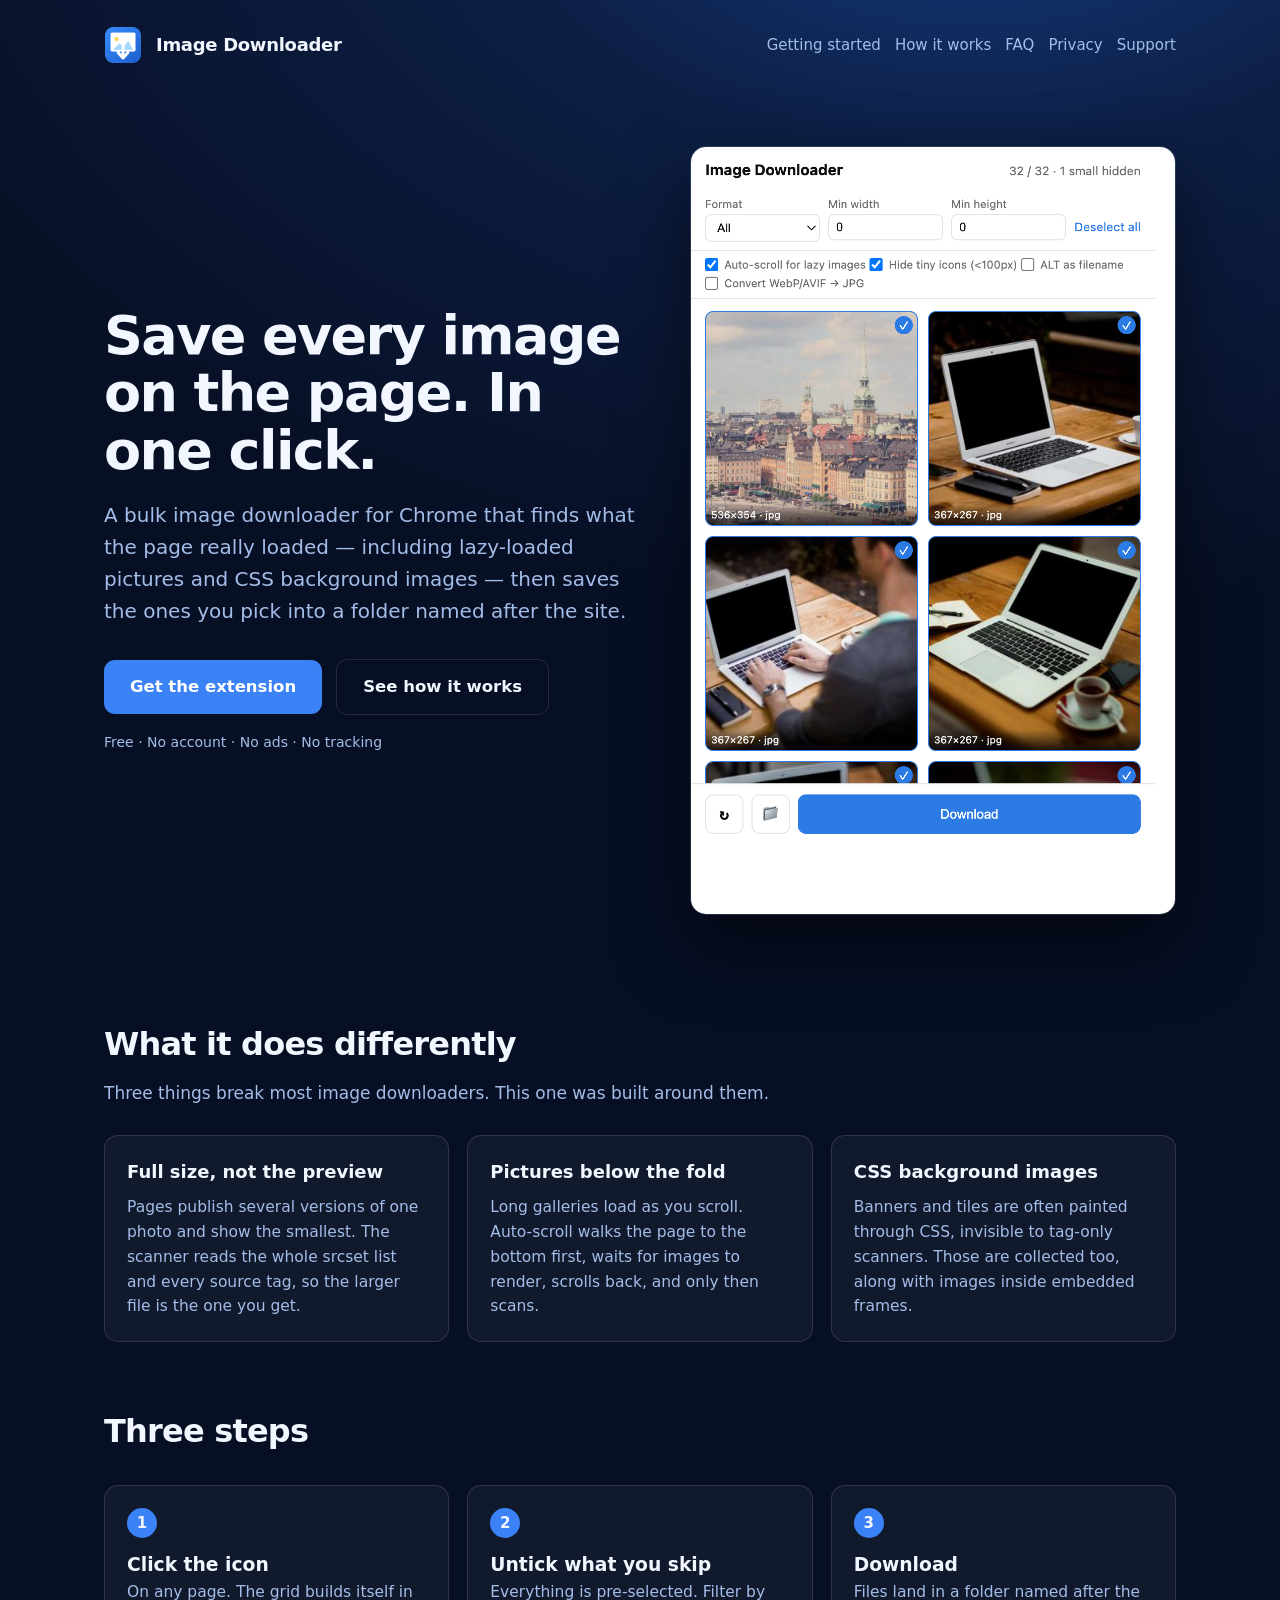
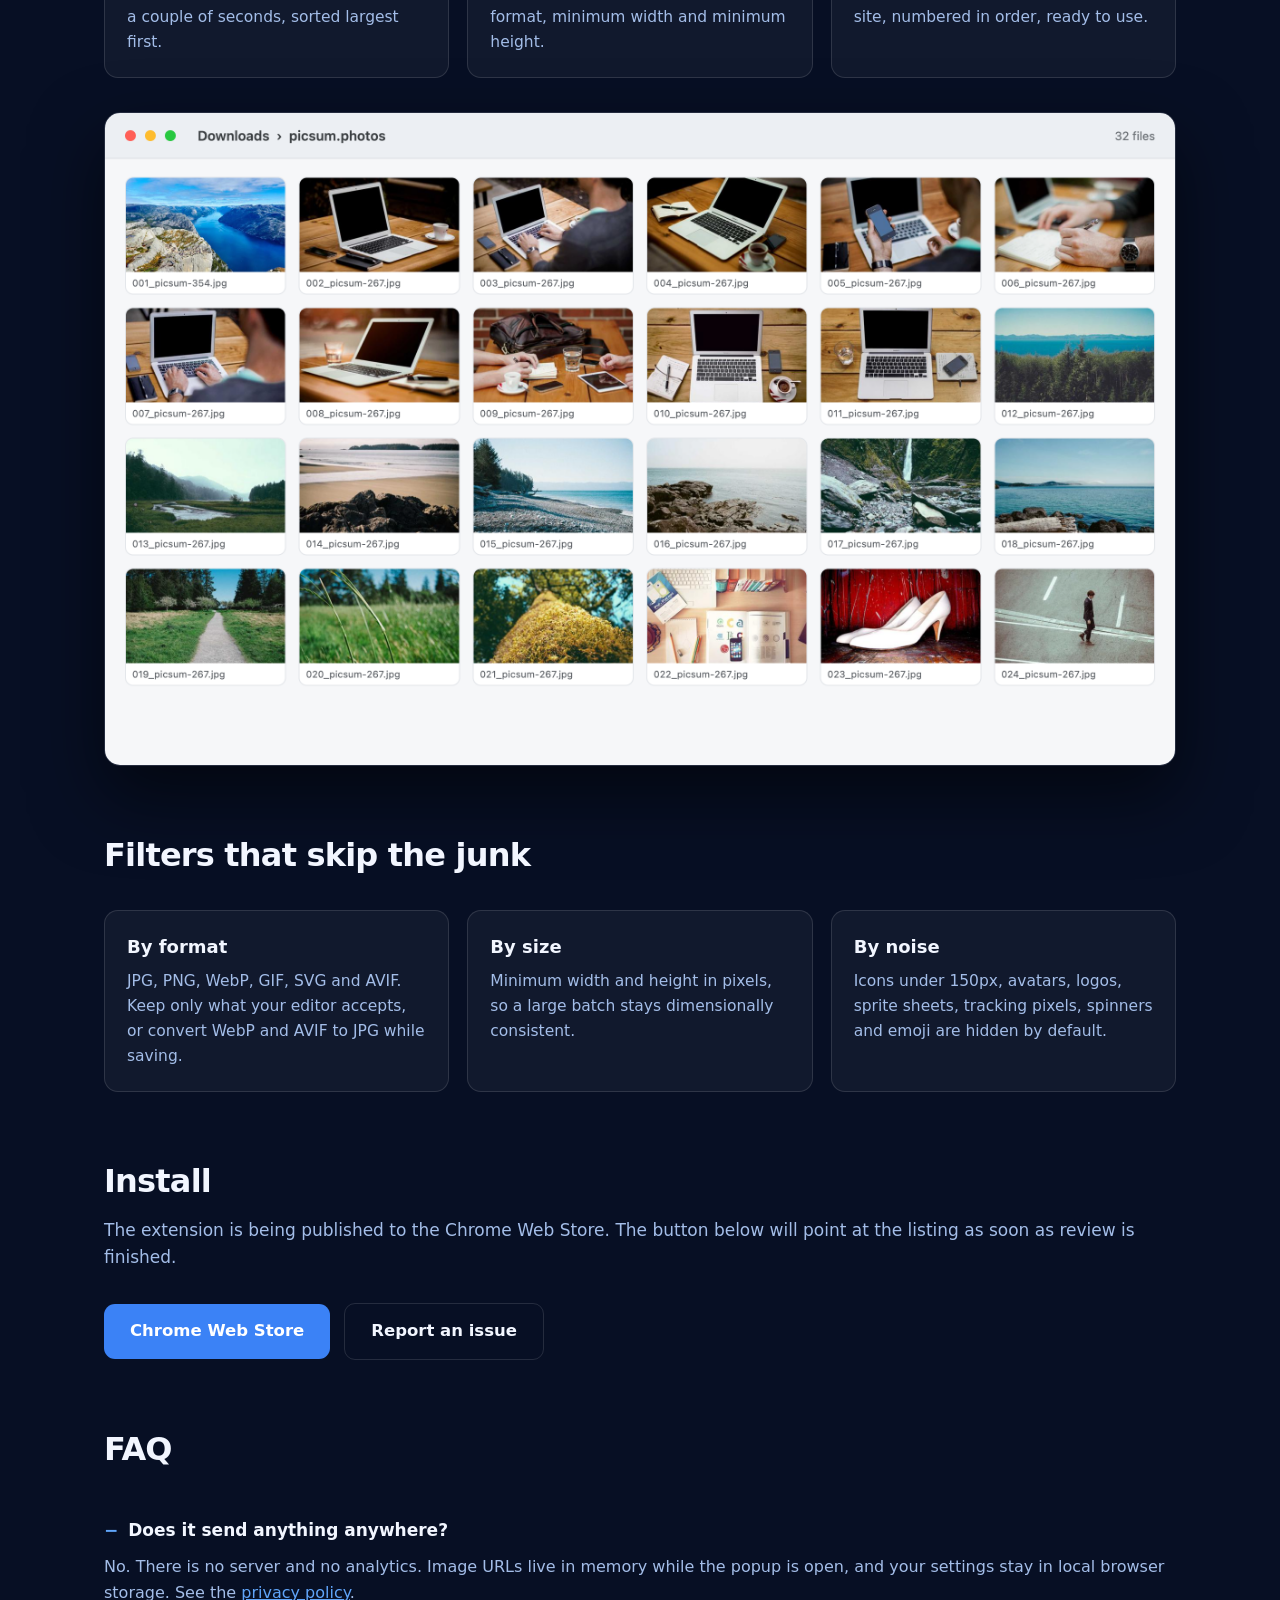
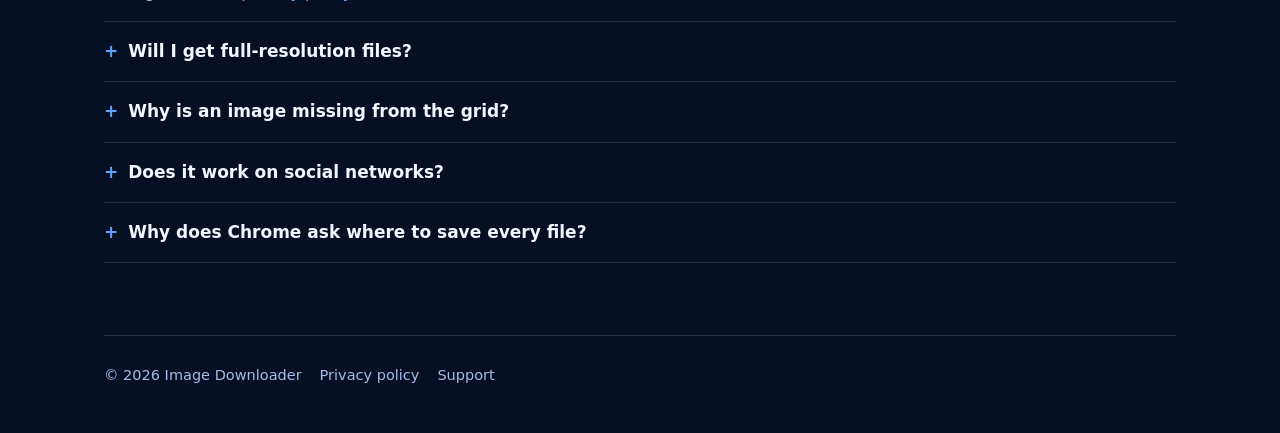
<file: index.html>
<!doctype html>
<html lang="en">
<head>
<meta charset="utf-8">
<meta name="viewport" content="width=device-width, initial-scale=1">
<title>Image Downloader — save all images from a page in one click</title>
<meta name="description" content="A free bulk image downloader for Chrome. Find every image on a web page, filter by format, width and height, and download them all in one click. No signup, no ads, no tracking.">
<link rel="icon" href="img/icon.png">
<link rel="stylesheet" href="style.css">
<meta property="og:title" content="Image Downloader — save all images from a page in one click">
<meta property="og:description" content="Find every image on a web page and bulk download them. Free, no signup, no tracking.">
<meta property="og:image" content="img/popup.png">
</head>
<body>
<div class="wrap">
  <nav>
    <img src="img/icon.png" alt="Image Downloader">
    <b>Image Downloader</b>
    <span class="spacer"></span>
    <a href="welcome.html">Getting started</a>
    <a href="#how">How it works</a>
    <a href="#faq">FAQ</a>
    <a href="privacy.html">Privacy</a>
    <a href="https://github.com/artgas1/bulk-image-downloader/issues">Support</a>
  </nav>

  <section class="hero">
    <div>
      <h1>Save every image on the page. In one click.</h1>
      <p class="lede">A bulk image downloader for Chrome that finds what the page really loaded — including lazy-loaded pictures and CSS background images — then saves the ones you pick into a folder named after the site.</p>
      <div class="cta">
        <a class="btn" href="#install">Get the extension</a>
        <a class="btn ghost" href="#how">See how it works</a>
      </div>
      <p class="note" style="margin-top:16px">Free · No account · No ads · No tracking</p>
    </div>
    <div><img class="shot" src="img/popup.png" alt="The Image Downloader popup showing a grid of photos found on a page"></div>
  </section>

  <h2 class="section">What it does differently</h2>
  <p class="sub">Three things break most image downloaders. This one was built around them.</p>
  <div class="grid">
    <div class="card">
      <h3>Full size, not the preview</h3>
      <p>Pages publish several versions of one photo and show the smallest. The scanner reads the whole srcset list and every source tag, so the larger file is the one you get.</p>
    </div>
    <div class="card">
      <h3>Pictures below the fold</h3>
      <p>Long galleries load as you scroll. Auto-scroll walks the page to the bottom first, waits for images to render, scrolls back, and only then scans.</p>
    </div>
    <div class="card">
      <h3>CSS background images</h3>
      <p>Banners and tiles are often painted through CSS, invisible to tag-only scanners. Those are collected too, along with images inside embedded frames.</p>
    </div>
  </div>

  <h2 class="section" id="how">Three steps</h2>
  <div class="steps">
    <div class="step"><div class="n">1</div><h3>Click the icon</h3><p>On any page. The grid builds itself in a couple of seconds, sorted largest first.</p></div>
    <div class="step"><div class="n">2</div><h3>Untick what you skip</h3><p>Everything is pre-selected. Filter by format, minimum width and minimum height.</p></div>
    <div class="step"><div class="n">3</div><h3>Download</h3><p>Files land in a folder named after the site, numbered in order, ready to use.</p></div>
  </div>

  <div style="margin-top:34px"><img class="shot" src="img/folder.png" alt="A downloads folder holding 32 images saved from one page"></div>

  <h2 class="section">Filters that skip the junk</h2>
  <div class="grid">
    <div class="card"><h3>By format</h3><p>JPG, PNG, WebP, GIF, SVG and AVIF. Keep only what your editor accepts, or convert WebP and AVIF to JPG while saving.</p></div>
    <div class="card"><h3>By size</h3><p>Minimum width and height in pixels, so a large batch stays dimensionally consistent.</p></div>
    <div class="card"><h3>By noise</h3><p>Icons under 150px, avatars, logos, sprite sheets, tracking pixels, spinners and emoji are hidden by default.</p></div>
  </div>

  <h2 class="section" id="install">Install</h2>
  <p class="sub">The extension is being published to the Chrome Web Store. The button below will point at the listing as soon as review is finished.</p>
  <div class="cta">
    <a class="btn" href="https://chromewebstore.google.com/" rel="noopener">Chrome Web Store</a>
    <a class="btn ghost" href="https://github.com/artgas1/bulk-image-downloader/issues">Report an issue</a>
  </div>

  <h2 class="section" id="faq">FAQ</h2>
  <div class="faq">
    <details open><summary>Does it send anything anywhere?</summary><p>No. There is no server and no analytics. Image URLs live in memory while the popup is open, and your settings stay in local browser storage. See the <a href="privacy.html">privacy policy</a>.</p></details>
    <details><summary>Will I get full-resolution files?</summary><p>It takes the largest version the page publishes in srcset or source. Where a page only ever offers a preview, the preview is all that exists.</p></details>
    <details><summary>Why is an image missing from the grid?</summary><p>Broken and hotlink-protected files are dropped automatically, and the tiny-icon filter hides small graphics. Turn that filter off to list them again.</p></details>
    <details><summary>Does it work on social networks?</summary><p>It saves what the page hands to the browser. It does not reach into protected platform APIs, and it does not bypass paywalls, DRM or watermarks.</p></details>
    <details><summary>Why does Chrome ask where to save every file?</summary><p>That is a Chrome setting, not the extension. Turn off <em>Ask where to save each file</em> in Chrome Settings → Downloads and batches will save silently.</p></details>
  </div>

  <footer class="site">
    <span>© 2026 Image Downloader</span>
    <a href="privacy.html">Privacy policy</a>
    <a href="https://github.com/artgas1/bulk-image-downloader/issues">Support</a>
  </footer>
</div>
</body>
</html>
</file>
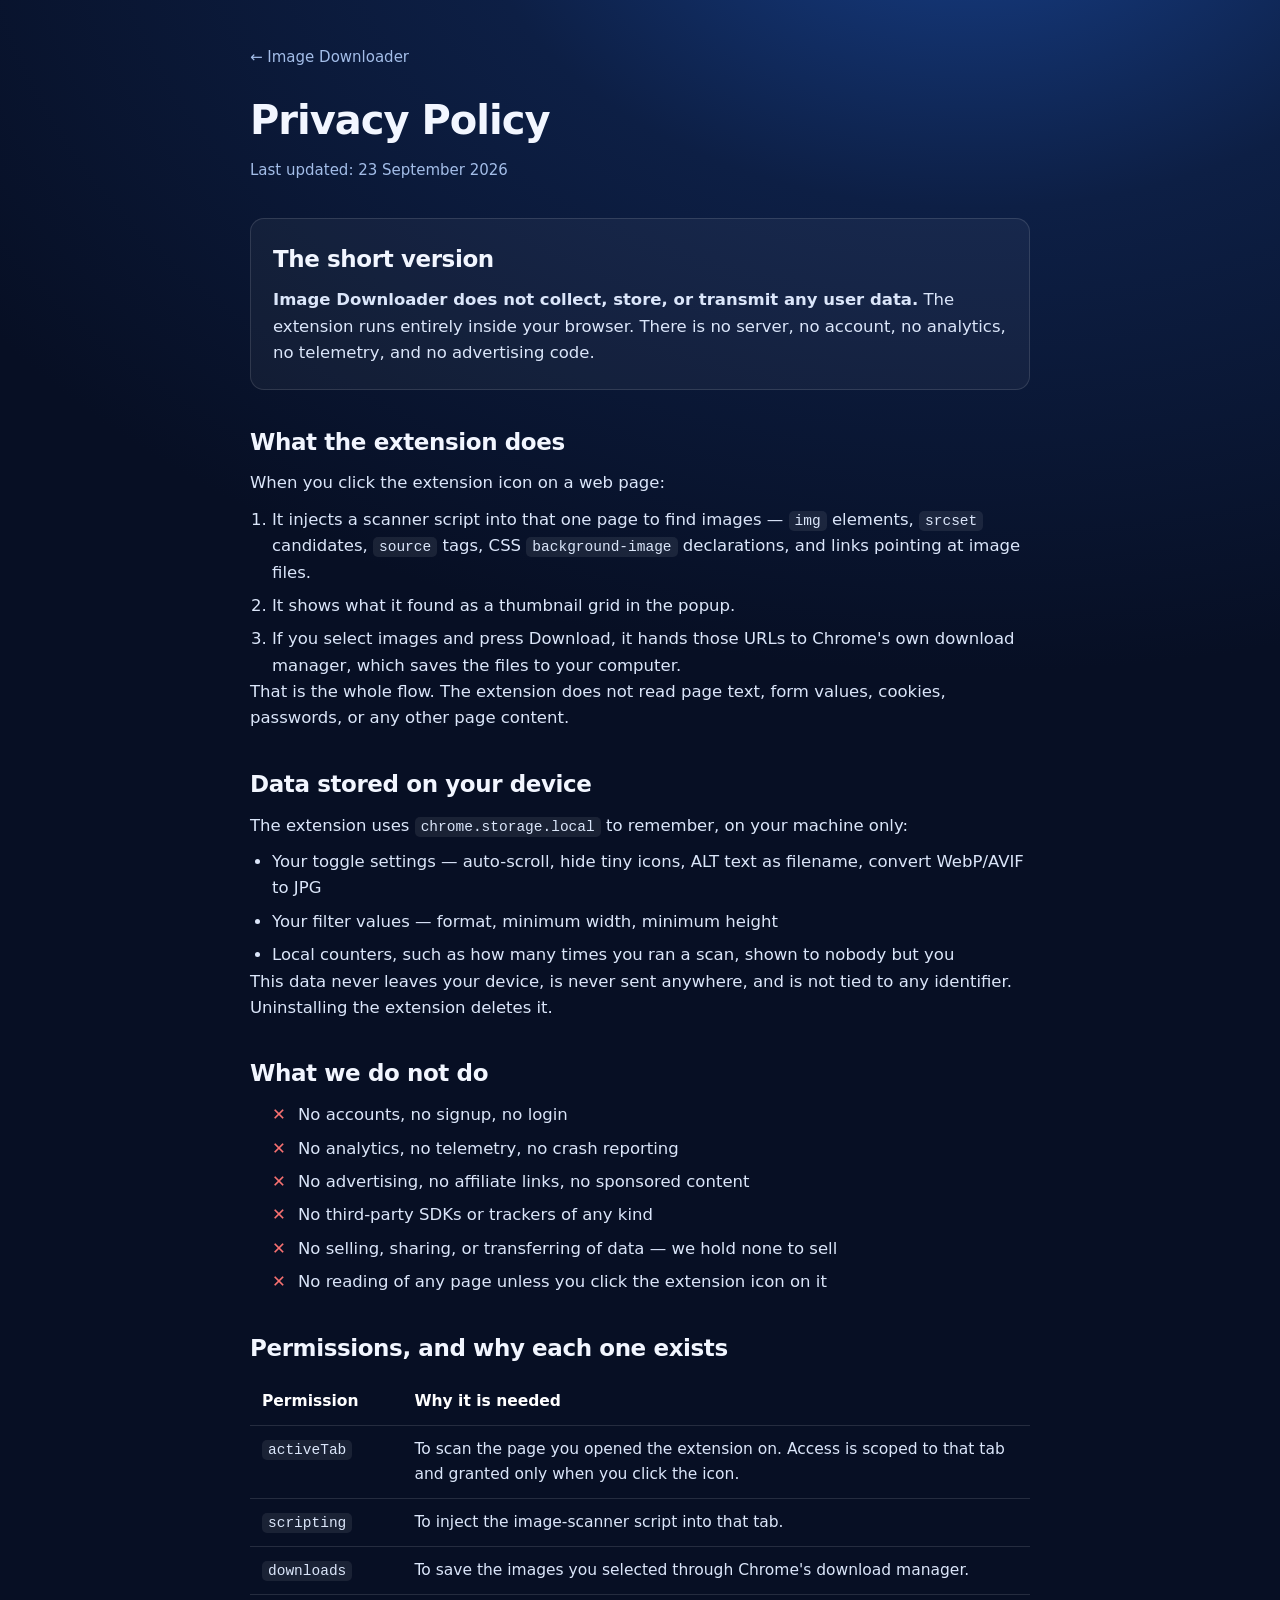
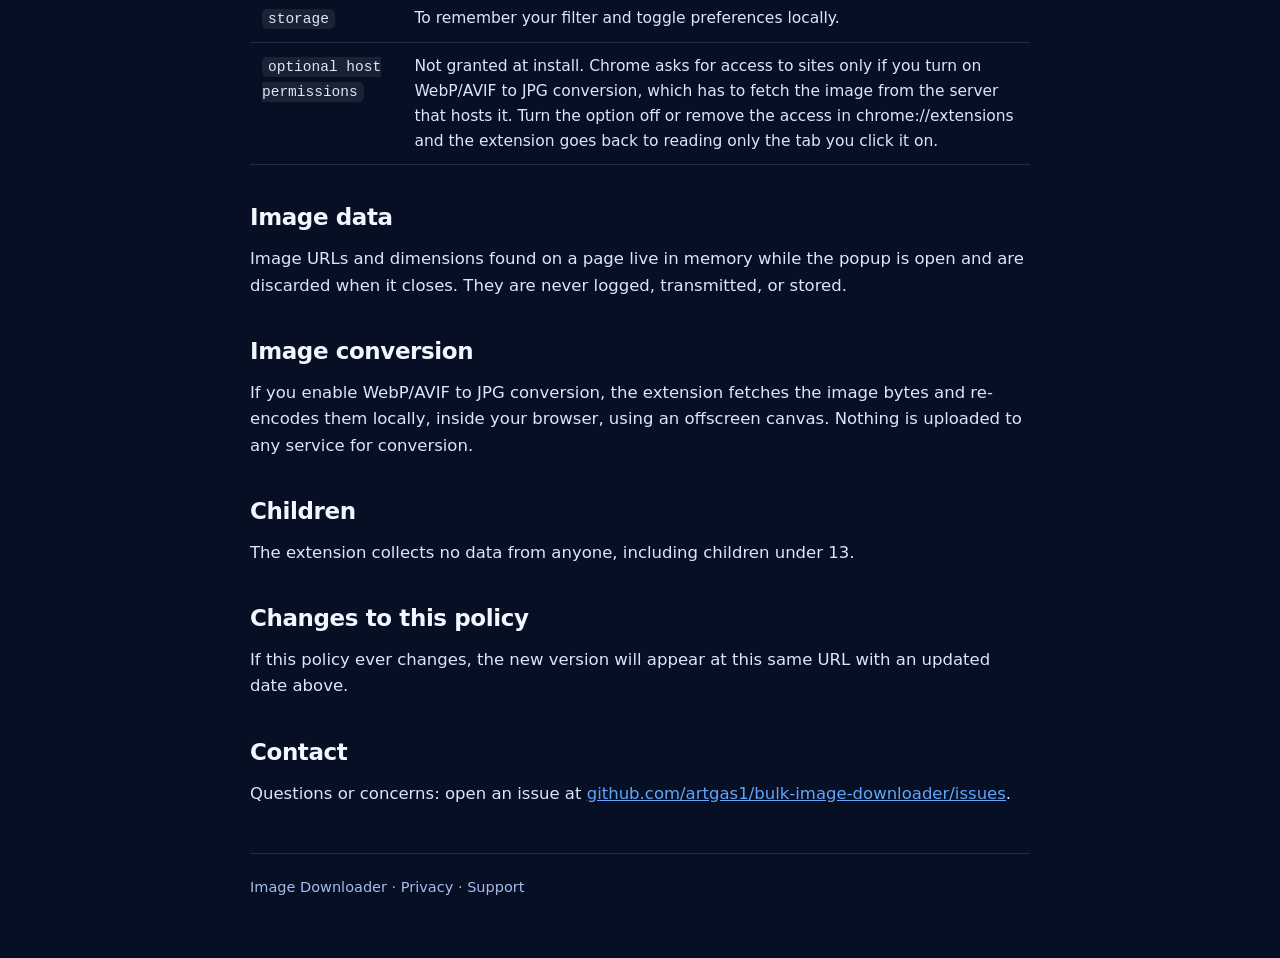
<file: privacy.html>
<!doctype html>
<html lang="en">
<head>
<meta charset="utf-8">
<meta name="viewport" content="width=device-width, initial-scale=1">
<title>Privacy Policy — Image Downloader</title>
<meta name="description" content="Privacy policy for the Image Downloader Chrome extension. No data collection, no telemetry, no accounts.">
<link rel="stylesheet" href="style.css">
</head>
<body class="doc">
<header class="doc-head">
  <a class="back" href="./">← Image Downloader</a>
  <h1>Privacy Policy</h1>
  <p class="updated">Last updated: 23 September 2026</p>
</header>

<main class="doc-body">
  <section class="callout">
    <h2>The short version</h2>
    <p><strong>Image Downloader does not collect, store, or transmit any user data.</strong> The extension runs entirely inside your browser. There is no server, no account, no analytics, no telemetry, and no advertising code.</p>
  </section>

  <h2>What the extension does</h2>
  <p>When you click the extension icon on a web page:</p>
  <ol>
    <li>It injects a scanner script into that one page to find images — <code>img</code> elements, <code>srcset</code> candidates, <code>source</code> tags, CSS <code>background-image</code> declarations, and links pointing at image files.</li>
    <li>It shows what it found as a thumbnail grid in the popup.</li>
    <li>If you select images and press Download, it hands those URLs to Chrome's own download manager, which saves the files to your computer.</li>
  </ol>
  <p>That is the whole flow. The extension does not read page text, form values, cookies, passwords, or any other page content.</p>

  <h2>Data stored on your device</h2>
  <p>The extension uses <code>chrome.storage.local</code> to remember, on your machine only:</p>
  <ul>
    <li>Your toggle settings — auto-scroll, hide tiny icons, ALT text as filename, convert WebP/AVIF to JPG</li>
    <li>Your filter values — format, minimum width, minimum height</li>
    <li>Local counters, such as how many times you ran a scan, shown to nobody but you</li>
  </ul>
  <p>This data never leaves your device, is never sent anywhere, and is not tied to any identifier. Uninstalling the extension deletes it.</p>

  <h2>What we do not do</h2>
  <ul class="nope">
    <li>No accounts, no signup, no login</li>
    <li>No analytics, no telemetry, no crash reporting</li>
    <li>No advertising, no affiliate links, no sponsored content</li>
    <li>No third-party SDKs or trackers of any kind</li>
    <li>No selling, sharing, or transferring of data — we hold none to sell</li>
    <li>No reading of any page unless you click the extension icon on it</li>
  </ul>

  <h2>Permissions, and why each one exists</h2>
  <table>
    <tr><th>Permission</th><th>Why it is needed</th></tr>
    <tr><td><code>activeTab</code></td><td>To scan the page you opened the extension on. Access is scoped to that tab and granted only when you click the icon.</td></tr>
    <tr><td><code>scripting</code></td><td>To inject the image-scanner script into that tab.</td></tr>
    <tr><td><code>downloads</code></td><td>To save the images you selected through Chrome's download manager.</td></tr>
    <tr><td><code>storage</code></td><td>To remember your filter and toggle preferences locally.</td></tr>
    <tr><td><code>optional host permissions</code></td><td>Not granted at install. Chrome asks for access to sites only if you turn on WebP/AVIF to JPG conversion, which has to fetch the image from the server that hosts it. Turn the option off or remove the access in chrome://extensions and the extension goes back to reading only the tab you click it on.</td></tr>
  </table>

  <h2>Image data</h2>
  <p>Image URLs and dimensions found on a page live in memory while the popup is open and are discarded when it closes. They are never logged, transmitted, or stored.</p>

  <h2>Image conversion</h2>
  <p>If you enable WebP/AVIF to JPG conversion, the extension fetches the image bytes and re-encodes them locally, inside your browser, using an offscreen canvas. Nothing is uploaded to any service for conversion.</p>

  <h2>Children</h2>
  <p>The extension collects no data from anyone, including children under 13.</p>

  <h2>Changes to this policy</h2>
  <p>If this policy ever changes, the new version will appear at this same URL with an updated date above.</p>

  <h2>Contact</h2>
  <p>Questions or concerns: open an issue at <a href="https://github.com/artgas1/bulk-image-downloader/issues">github.com/artgas1/bulk-image-downloader/issues</a>.</p>
</main>

<footer class="doc-foot"><a href="./">Image Downloader</a> · <a href="./privacy.html">Privacy</a> · <a href="https://github.com/artgas1/bulk-image-downloader/issues">Support</a></footer>
</body>
</html>
</file>
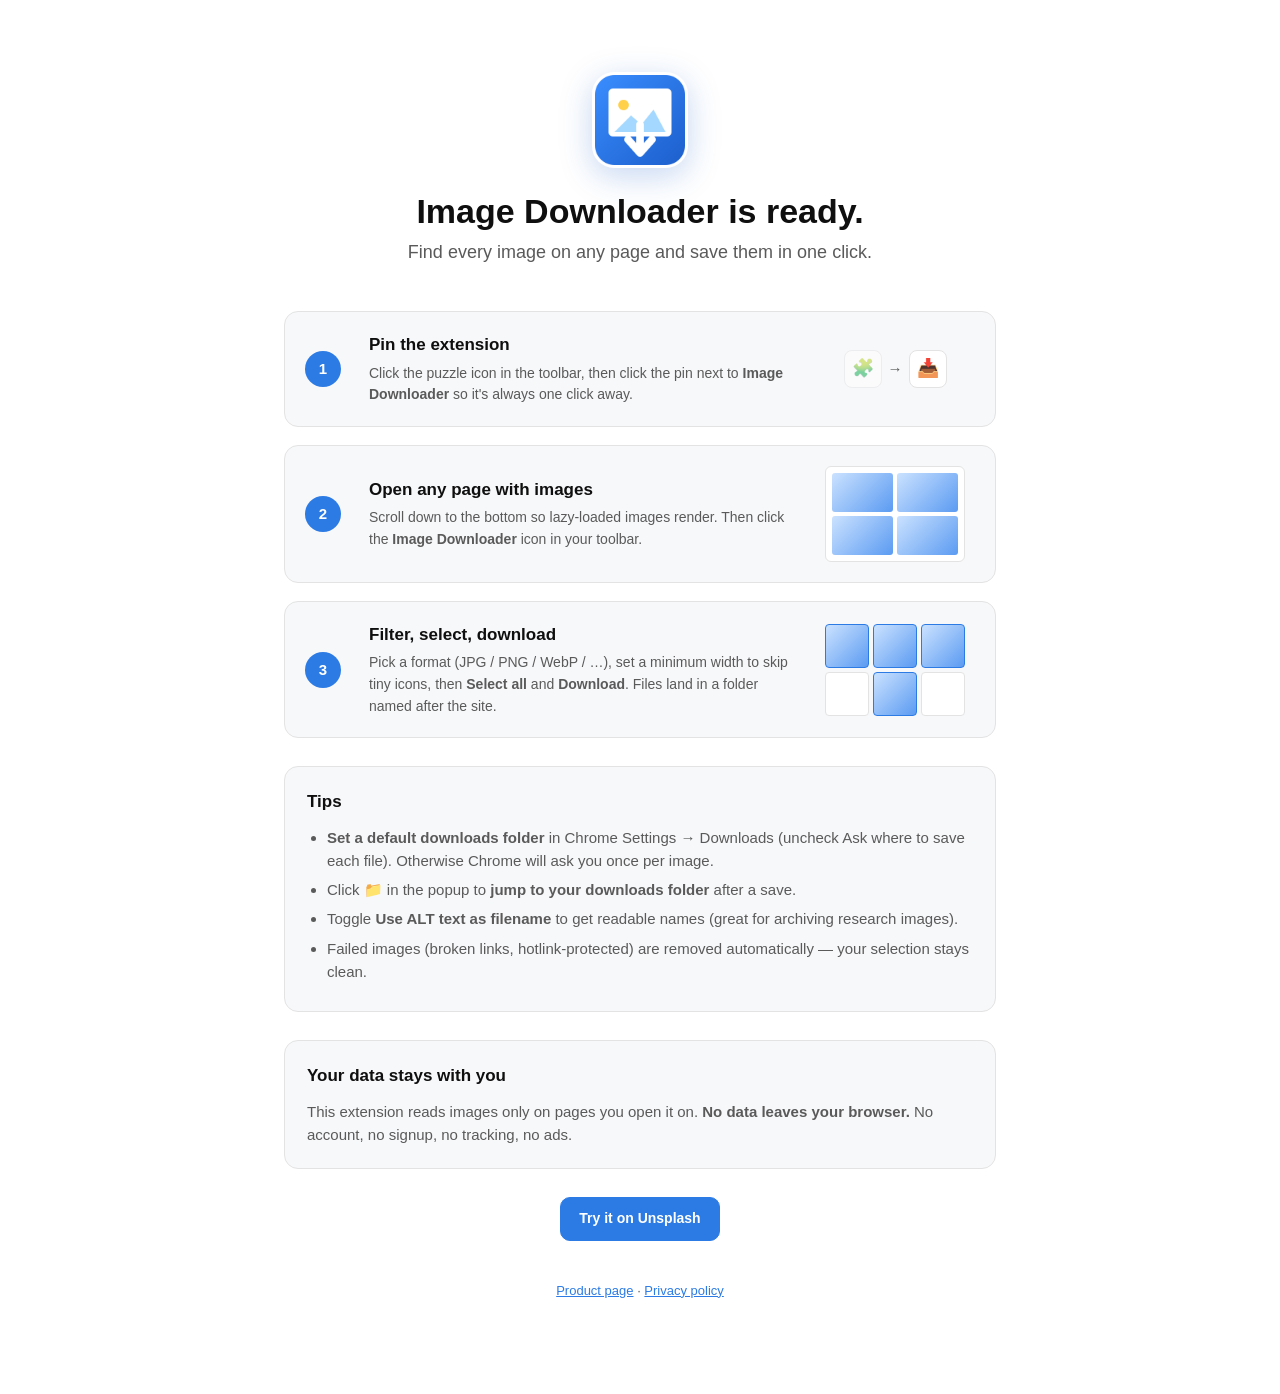
<file: welcome.html>
<!doctype html>
<html lang="en">
<head>
<meta charset="utf-8">
<meta name="viewport" content="width=device-width, initial-scale=1">
<title>Welcome — Image Downloader</title>
<meta name="description" content="Find every image on any page and save them in one click.">
<meta name="robots" content="index,follow">
<link rel="icon" href="img/icon.png">
<style>
:root {
  color-scheme: light dark;
  --bg: #ffffff;
  --fg: #0f0f0f;
  --muted: #5a5a5a;
  --border: #e3e3e3;
  --card: #f7f8fa;
  --accent: #2c7be5;
  --accent-fg: #ffffff;
}
@media (prefers-color-scheme: dark) {
  :root {
    --bg: #0f1115;
    --fg: #f1f1f1;
    --muted: #9a9a9a;
    --border: #2a2a2a;
    --card: #181a20;
    --accent: #5b9bf2;
  }
}
* { box-sizing: border-box; }
body {
  margin: 0;
  font: 15px/1.55 -apple-system, BlinkMacSystemFont, "Segoe UI", sans-serif;
  background: var(--bg);
  color: var(--fg);
}
main { max-width: 760px; margin: 0 auto; padding: 48px 24px 80px; }
.hero { text-align: center; padding: 24px 0 32px; }
.hero .logo { width: 96px; height: 96px; border-radius: 22px; box-shadow: 0 8px 32px rgba(28,95,204,0.25); }
.hero h1 { font-size: 34px; line-height: 1.15; margin: 18px 0 8px; }
.hero .lede { font-size: 18px; color: var(--muted); margin: 0; }

.steps { display: grid; gap: 18px; margin-top: 12px; }
.step {
  display: grid;
  grid-template-columns: 48px 1fr 160px;
  gap: 16px;
  align-items: center;
  padding: 20px;
  background: var(--card);
  border: 1px solid var(--border);
  border-radius: 14px;
}
.step-num {
  width: 36px; height: 36px;
  border-radius: 50%;
  background: var(--accent);
  color: var(--accent-fg);
  font-weight: 700;
  display: flex; align-items: center; justify-content: center;
}
.step h2 { margin: 0 0 4px; font-size: 17px; }
.step p { margin: 0; color: var(--muted); font-size: 14px; }
.step-art { display: flex; align-items: center; justify-content: center; }

.art-toolbar { display: flex; align-items: center; gap: 6px; }
.art-icon { width: 38px; height: 38px; border-radius: 8px; background: var(--bg); border: 1px solid var(--border); display: flex; align-items: center; justify-content: center; font-size: 18px; }
.art-icon.ghost { opacity: 0.5; }
.art-arrow { color: var(--muted); }

.art-page { width: 140px; height: 96px; background: var(--bg); border: 1px solid var(--border); border-radius: 6px; padding: 6px; display: grid; grid-template-columns: repeat(2, 1fr); gap: 4px; }
.art-img { background: linear-gradient(135deg, #cbe2ff, #5b9bf2); border-radius: 3px; }

.art-grid { width: 140px; display: grid; grid-template-columns: repeat(3, 1fr); gap: 4px; }
.art-cell { aspect-ratio: 1; background: var(--bg); border: 1px solid var(--border); border-radius: 4px; }
.art-cell.ok { background: linear-gradient(135deg, #cbe2ff, #5b9bf2); border-color: var(--accent); }

.tips, .privacy { margin-top: 28px; padding: 22px; background: var(--card); border: 1px solid var(--border); border-radius: 14px; }
.tips h2, .privacy h2 { margin: 0 0 10px; font-size: 17px; }
.tips ul { margin: 0; padding-left: 20px; color: var(--muted); }
.tips li { margin-bottom: 6px; }
.privacy p { margin: 0; color: var(--muted); }

footer { margin-top: 28px; display: flex; gap: 12px; justify-content: center; }
button {
  padding: 10px 18px;
  border-radius: 10px;
  border: 1px solid var(--border);
  font-size: 14px;
  font-weight: 600;
  cursor: pointer;
  background: var(--accent);
  color: var(--accent-fg);
  border-color: var(--accent);
}
button.ghost { background: var(--bg); color: var(--fg); }
button:hover { filter: brightness(1.05); }

@media (max-width: 560px) {
  .step { grid-template-columns: 36px 1fr; }
  .step-art { display: none; }
}
.btn {
  display: inline-block;
  padding: 10px 18px;
  border-radius: 10px;
  border: 1px solid var(--accent);
  background: var(--accent);
  color: var(--accent-fg);
  font-size: 14px;
  font-weight: 600;
  text-decoration: none;
}
.btn:hover { filter: brightness(1.05); }
.footer-note { text-align: center; color: var(--muted); font-size: 13px; margin-top: 40px; }
.footer-note a { color: var(--accent); }
</style>
</head>
<body>
  <main>
    <header class="hero">
      <img src="img/icon.png" alt="" class="logo">
      <h1 data-k="wHeadline">Image Downloader is ready.</h1>
      <p class="lede" data-k="wLede">Find every image on any page and save them in one click.</p>
    </header>

    <section class="steps">
      <div class="step">
        <div class="step-num">1</div>
        <div>
          <h2 data-k="wStep1Title">Pin the extension</h2>
          <p data-k="wStep1Body" data-html>Click the puzzle icon in the toolbar, then click the pin next to <b>Image Downloader</b> so it's always one click away.</p>
        </div>
        <div class="step-art" aria-hidden="true">
          <div class="art-toolbar">
            <span class="art-icon ghost">&#129513;</span>
            <span class="art-arrow">&rarr;</span>
            <span class="art-icon">&#128229;</span>
          </div>
        </div>
      </div>

      <div class="step">
        <div class="step-num">2</div>
        <div>
          <h2 data-k="wStep2Title">Open any page with images</h2>
          <p data-k="wStep2Body" data-html>Scroll down to the bottom so lazy-loaded images render. Then click the <b>Image Downloader</b> icon in your toolbar.</p>
        </div>
        <div class="step-art" aria-hidden="true">
          <div class="art-page"><div class="art-img"></div><div class="art-img"></div><div class="art-img"></div><div class="art-img"></div></div>
        </div>
      </div>

      <div class="step">
        <div class="step-num">3</div>
        <div>
          <h2 data-k="wStep3Title">Filter, select, download</h2>
          <p data-k="wStep3Body" data-html>Pick a format (JPG / PNG / WebP / …), set a minimum width to skip tiny icons, then <b>Select all</b> and <b>Download</b>. Files land in a folder named after the site.</p>
        </div>
        <div class="step-art" aria-hidden="true">
          <div class="art-grid"><div class="art-cell ok"></div><div class="art-cell ok"></div><div class="art-cell ok"></div><div class="art-cell"></div><div class="art-cell ok"></div><div class="art-cell"></div></div>
        </div>
      </div>
    </section>

    <section class="tips">
      <h2 data-k="wTipsTitle">Tips</h2>
      <ul>
        <li data-k="wTip1" data-html><b>Set a default downloads folder</b> in Chrome Settings → Downloads (uncheck Ask where to save each file). Otherwise Chrome will ask you once per image.</li>
        <li data-k="wTip2" data-html>Click <b>📁</b> in the popup to <b>jump to your downloads folder</b> after a save.</li>
        <li data-k="wTip3" data-html>Toggle <b>Use ALT text as filename</b> to get readable names (great for archiving research images).</li>
        <li data-k="wTip4" data-html>Failed images (broken links, hotlink-protected) are removed automatically — your selection stays clean.</li>
      </ul>
    </section>

    <section class="privacy">
      <h2 data-k="wPrivacyTitle">Your data stays with you</h2>
      <p data-k="wPrivacyBody" data-html>This extension reads images only on pages you open it on. <b>No data leaves your browser.</b> No account, no signup, no tracking, no ads.</p>
    </section>

    <footer>
      <a id="try" class="btn" href="https://unsplash.com/s/photos/wallpaper" data-k="wBtnTry">Try it on Unsplash</a>
    </footer>

    <p class="footer-note"><a href="./">Product page</a> &middot; <a href="privacy.html">Privacy policy</a></p>
  </main>

<script>
const L = {"am":{"wTitle":"እንኳን ደህና መጡ — ምስል አውራጅ","wHeadline":"ምስል አውራጅ ዝግጁ ነው።","wLede":"በማንኛውም ገጽ ላይ ያለን ማንኛውንም ምስል ያግኙ እና በአንድ ጠቅታ ያስቀምጡ።","wStep1Title":"ቅጥያውን ፒን ያድርጉ","wStep1Body":"በመሳሪያ አሞሌው ላይ ያለውን የፓዝል አዶ ይጫኑ፣ ከዚያ ከ<b>ምስል አውራጅ</b> አጠገብ ያለውን ፒን ይጫኑ፣ ስለዚህ ሁልጊዜ በአንድ ጠቅታ ርቀት ላይ ይሆናል።","wStep2Title":"ምስሎች ያሉት ማንኛውንም ገጽ ይክፈቱ","wStep2Body":"ዘገምተኛ የተጫኑ ምስሎች እንዲታዩ እስከ ታች ድረስ ያሸብልሉ። ከዚያ በመሳሪያ አሞሌዎ ላይ ያለውን <b>ምስል አውራጅ</b> አዶ ይጫኑ።","wStep3Title":"አጣራ፣ ምረጥ፣ አውርድ","wStep3Body":"ፎርማት ይምረጡ (JPG / PNG / WebP / …)፣ ጥቃቅን አዶዎችን ለመዝለል ዝቅተኛ ስፋት ያዘጋጁ፣ ከዚያ <b>ሁሉንም ምረጥ</b> እና <b>አውርድ</b> ይጫኑ። ፋይሎች በጣቢያው ስም በተሰየመ ፎልደር ውስጥ ይገባሉ።","wTipsTitle":"ጠቃሚ ምክሮች","wTip1":"በChrome ቅንብሮች → ማውረጃዎች ውስጥ <b>ነባሪ የማውረጃ ፎልደር ያዘጋጁ</b> (እያንዳንዱን ፋይል የት እንደሚቀመጥ ጠይቅ የሚለውን ምልክት ያንሱ)። ያለበለዚያ Chrome በእያንዳንዱ ምስል አንድ ጊዜ ይጠይቅዎታል።","wTip2":"ካስቀመጡ በኋላ <b>ወደ ማውረጃ ፎልደርዎ ለመዝለል</b> በፖፕአፑ ውስጥ ያለውን <b>📁</b> ይጫኑ።","wTip3":"የሚነበቡ ስሞችን ለማግኘት <b>ALT ጽሑፍን እንደ ፋይል ስም ተጠቀም</b> የሚለውን ያብሩ (ለምርምር ምስሎች ማህደር ለማድረግ ጥሩ ነው)።","wTip4":"ያልተሳኩ ምስሎች (የተሰበሩ ሊንኮች፣ hotlink-የተጠበቁ) በራስ-ሰር ይወገዳሉ — ምርጫዎ ንጹህ ሆኖ ይቆያል።","wPrivacyTitle":"የእርስዎ መረጃ ከእርስዎ ጋር ይቆያል","wPrivacyBody":"ይህ ቅጥያ የከፈቱበትን ገጽ ምስሎች ብቻ ያነባል። <b>ምንም መረጃ ከአሳሽዎ አይወጣም።</b> ያለ አካውንት፣ ያለ ምዝገባ፣ ያለ ክትትል፣ ያለ ማስታወቂያ።","wBtnTry":"በUnsplash ላይ ይሞክሩት"},"ar":{"wTitle":"مرحبًا — أداة تحميل الصور","wHeadline":"أداة تحميل الصور جاهزة.","wLede":"اعثر على كل صورة في أي صفحة واحفظها بنقرة واحدة.","wStep1Title":"ثبّت الإضافة","wStep1Body":"انقر أيقونة القطعة في الشريط، ثم انقر الدبوس بجوار <b>أداة تحميل الصور</b> لتبقى على بعد نقرة واحدة دائمًا.","wStep2Title":"افتح أي صفحة فيها صور","wStep2Body":"مرّر إلى أسفل الصفحة حتى تظهر الصور المؤجلة. ثم انقر أيقونة <b>أداة تحميل الصور</b> في شريط الأدوات.","wStep3Title":"فلترة، تحديد، تحميل","wStep3Body":"اختر صيغة (JPG / PNG / WebP / …)، وحدد أدنى عرض لتجاوز الأيقونات الصغيرة، ثم <b>تحديد الكل</b> و<b>تحميل</b>. تنزل الملفات في مجلد يحمل اسم الموقع.","wTipsTitle":"نصائح","wTip1":"<b>حدّد مجلد تنزيلات افتراضيًا</b> في إعدادات Chrome → التنزيلات (أزل تحديد السؤال عن مكان الحفظ لكل ملف). وإلا سيسألك Chrome عند كل صورة.","wTip2":"انقر <b>📁</b> في اللوحة لـ<b>الانتقال إلى مجلد التنزيلات</b> بعد الحفظ.","wTip3":"فعّل <b>استخدام نص ALT اسمًا للملف</b> للحصول على أسماء مفهومة (ممتاز لأرشفة صور البحث).","wTip4":"الصور الفاشلة (روابط معطوبة أو محمية من الربط المباشر) تُزال تلقائيًا — يبقى تحديدك نظيفًا.","wPrivacyTitle":"بياناتك تبقى معك","wPrivacyBody":"تقرأ الإضافة الصور فقط في الصفحات التي تفتحها فيها. <b>لا تغادر أي بيانات متصفحك.</b> بلا حساب، بلا تسجيل، بلا تتبّع، بلا إعلانات.","wBtnTry":"جرّبها على Unsplash"},"bg":{"wTitle":"Добре дошъл — Изтегляне на изображения","wHeadline":"Разширението за изтегляне на изображения е готово.","wLede":"Намери всяко изображение на всяка страница и го запази с един клик.","wStep1Title":"Закачи разширението","wStep1Body":"Кликни иконата с пъзела в лентата с инструменти, после кликни карфицата до <b>Изтегляне на изображения</b>, за да е винаги на един клик разстояние.","wStep2Title":"Отвори страница с изображения","wStep2Body":"Скролни до края, за да се визуализират отложено заредените изображения. После кликни иконата на <b>Изтегляне на изображения</b> в лентата с инструменти.","wStep3Title":"Филтрирай, избери, изтегли","wStep3Body":"Избери формат (JPG / PNG / WebP / …), задай минимална ширина, за да пропуснеш малките иконки, после натисни <b>Избери всички</b> и <b>Изтегли</b>. Файловете се озовават в папка, именувана на сайта.","wTipsTitle":"Съвети","wTip1":"<b>Задай папка по подразбиране за изтегляния</b> в Chrome Настройки → Изтегляния (размаркирай Питай къде да се запазва всеки файл). Иначе Chrome ще пита за всяко изображение.","wTip2":"Кликни <b>📁</b> в изскачащия прозорец, за да <b>отидеш направо в папката с изтегляния</b> след запазване.","wTip3":"Включи <b>Използвай ALT текст като име на файл</b>, за да получиш четими имена (идеално за архивиране на изображения за проучване).","wTip4":"Неуспешните изображения (счупени връзки, защитени от hotlink) се премахват автоматично — селекцията ти остава чиста.","wPrivacyTitle":"Данните ти остават при теб","wPrivacyBody":"Това разширение чете изображения само на страниците, на които го отваряш. <b>Никакви данни не напускат браузъра ти.</b> Без акаунт, без регистрация, без проследяване, без реклами.","wBtnTry":"Пробвай в Unsplash"},"bn":{"wTitle":"স্বাগতম — ইমেজ ডাউনলোডার","wHeadline":"ইমেজ ডাউনলোডার প্রস্তুত।","wLede":"যেকোনো পেজের সব ছবি খুঁজে বের করুন এবং এক ক্লিকে সেভ করুন।","wStep1Title":"এক্সটেনশন পিন করুন","wStep1Body":"টুলবারে পাজল আইকনে ক্লিক করুন, তারপর <b>ইমেজ ডাউনলোডার</b>-এর পাশের পিনে ক্লিক করুন, যাতে এটি সবসময় এক ক্লিক দূরে থাকে।","wStep2Title":"ছবিসহ যেকোনো পেজ খুলুন","wStep2Body":"লেজি-লোড হওয়া ছবি রেন্ডার করতে একদম নিচ পর্যন্ত স্ক্রল করুন। তারপর টুলবারে <b>ইমেজ ডাউনলোডার</b> আইকনে ক্লিক করুন।","wStep3Title":"ফিল্টার করুন, সিলেক্ট করুন, ডাউনলোড করুন","wStep3Body":"একটি ফরম্যাট বেছে নিন (JPG / PNG / WebP / …), ছোট আইকন বাদ দিতে একটি মিনিমাম উইডথ সেট করুন, তারপর <b>সব সিলেক্ট</b> ও <b>ডাউনলোড</b> চাপুন। ফাইলগুলো সাইটের নামে তৈরি ফোল্ডারে জমা হবে।","wTipsTitle":"টিপস","wTip1":"Chrome-এর Settings → Downloads-এ গিয়ে <b>একটি ডিফল্ট ডাউনলোড ফোল্ডার সেট করুন</b> (Ask where to save each file আনচেক করুন)। নাহলে Chrome প্রতিটি ছবির জন্য আলাদা করে জিজ্ঞেস করবে।","wTip2":"সেভ করার পর <b>আপনার ডাউনলোড ফোল্ডারে যেতে</b> পপআপে <b>📁</b>-তে ক্লিক করুন।","wTip3":"পড়ার মতো ফাইলনেম পেতে <b>ALT টেক্সট ফাইলনেম হিসেবে ব্যবহার করুন</b> চালু করুন (রিসার্চ ছবি আর্কাইভের জন্য দারুণ)।","wTip4":"ব্যর্থ ছবি (ভাঙা লিংক, হটলিংক-প্রোটেক্টেড) স্বয়ংক্রিয়ভাবে সরিয়ে দেওয়া হয় — আপনার সিলেকশন পরিষ্কার থাকে।","wPrivacyTitle":"আপনার ডেটা আপনার কাছেই থাকে","wPrivacyBody":"এই এক্সটেনশন শুধু সেই পেজগুলোর ছবি পড়ে, যেখানে আপনি এটি খোলেন। <b>কোনো ডেটা আপনার ব্রাউজার ছেড়ে যায় না।</b> কোনো অ্যাকাউন্ট নেই, সাইনআপ নেই, ট্র্যাকিং নেই, বিজ্ঞাপন নেই।","wBtnTry":"Unsplash-এ চেষ্টা করুন"},"ca":{"wTitle":"Benvingut — Descarregador d'imatges","wHeadline":"Descarregador d'imatges a punt.","wLede":"Troba totes les imatges de qualsevol pàgina i desa-les en un clic.","wStep1Title":"Fixa l'extensió","wStep1Body":"Fes clic a la icona de peça de trencaclosques a la barra d'eines i després fes clic al pin al costat de <b>Descarregador d'imatges</b> perquè sempre estigui a un clic de distància.","wStep2Title":"Obre qualsevol pàgina amb imatges","wStep2Body":"Baixa fins al final perquè es renderitzin les imatges de càrrega diferida. Després fes clic a la icona de <b>Descarregador d'imatges</b> a la barra d'eines.","wStep3Title":"Filtra, selecciona, descarrega","wStep3Body":"Tria un format (JPG / PNG / WebP / …), estableix una amplada mínima per ometre les icones petites, i després fes clic a <b>Selecciona-ho tot</b> i <b>Descarrega</b>. Els fitxers acaben en una carpeta amb el nom del lloc web.","wTipsTitle":"Consells","wTip1":"<b>Configura una carpeta de baixades predeterminada</b> a Configuració de Chrome → Baixades (desmarca Preguntar on desar cada fitxer). Si no, Chrome et preguntarà per a cada imatge.","wTip2":"Fes clic a <b>📁</b> al panell per <b>anar directament a la carpeta de baixades</b> després de desar.","wTip3":"Activa <b>Usa el text ALT com a nom de fitxer</b> per obtenir noms llegibles (ideal per arxivar imatges de recerca).","wTip4":"Les imatges fallides (enllaços trencats, protegides contra hotlinking) s'eliminen automàticament — la teva selecció es manté neta.","wPrivacyTitle":"Les teves dades es queden amb tu","wPrivacyBody":"Aquesta extensió només llegeix imatges a les pàgines on l'obres. <b>Cap dada surt del teu navegador.</b> Sense compte, sense registre, sense seguiment, sense anuncis.","wBtnTry":"Prova-ho a Unsplash"},"cs":{"wTitle":"Vítejte — Stahování obrázků","wHeadline":"Stahování obrázků je připravené.","wLede":"Najděte každý obrázek na jakékoli stránce a uložte je jedním klikem.","wStep1Title":"Připněte si rozšíření","wStep1Body":"Klikněte na ikonu puzzle na liště a pak na špendlík vedle <b>Stahování obrázků</b>, ať je vždy na jedno kliknutí.","wStep2Title":"Otevřete stránku s obrázky","wStep2Body":"Sjeďte až dolů, aby se vykreslily líně načítané obrázky. Pak klikněte na ikonu <b>Stahování obrázků</b> na liště.","wStep3Title":"Filtrujte, vyberte, stáhněte","wStep3Body":"Zvolte formát (JPG / PNG / WebP / …), nastavte minimální šířku, ať přeskočíte drobné ikony, pak <b>Vybrat vše</b> a <b>Stáhnout</b>. Soubory přistanou ve složce pojmenované podle webu.","wTipsTitle":"Tipy","wTip1":"<b>Nastavte si výchozí složku stahování</b> v Nastavení Chrome → Stahování (zrušte Vždy se zeptat, kam soubor uložit). Jinak se Chrome zeptá u každého obrázku.","wTip2":"Klikněte na <b>📁</b> v okně a <b>přejděte do složky stažených souborů</b> po uložení.","wTip3":"Zapněte <b>Použít text ALT jako název souboru</b> a získáte čitelné názvy (skvělé pro archivaci obrázků z rešerší).","wTip4":"Neúspěšné obrázky (rozbité odkazy, ochrana proti hotlinkování) se odstraní automaticky — váš výběr zůstane čistý.","wPrivacyTitle":"Vaše data zůstávají u vás","wPrivacyBody":"Rozšíření čte obrázky jen na stránkách, kde ho otevřete. <b>Žádná data neopouštějí prohlížeč.</b> Žádný účet, žádná registrace, žádné sledování, žádné reklamy.","wBtnTry":"Vyzkoušet na Unsplash"},"da":{"wTitle":"Velkommen — Billeddownloader","wHeadline":"Billeddownloader er klar.","wLede":"Find alle billeder på enhver side, og gem dem med ét klik.","wStep1Title":"Fastgør udvidelsen","wStep1Body":"Klik på puslespilsikonet i værktøjslinjen, og klik derefter på nålen ud for <b>Billeddownloader</b>, så den altid er ét klik væk.","wStep2Title":"Åbn en side med billeder","wStep2Body":"Scroll ned til bunden, så lazy-indlæste billeder bliver vist. Klik derefter på <b>Billeddownloader</b>-ikonet i værktøjslinjen.","wStep3Title":"Filtrér, vælg, download","wStep3Body":"Vælg et format (JPG / PNG / WebP / …), sæt en mindste bredde for at springe små ikoner over, og tryk så <b>Vælg alle</b> og <b>Download</b>. Filerne havner i en mappe opkaldt efter sitet.","wTipsTitle":"Tips","wTip1":"<b>Vælg en standardmappe til downloads</b> i Chrome-indstillinger → Downloads (fjern fluebenet ved Spørg, hvor filer skal gemmes). Ellers spørger Chrome én gang pr. billede.","wTip2":"Klik på <b>📁</b> i pop op-vinduet for at <b>hoppe til din downloadmappe</b> efter en lagring.","wTip3":"Slå <b>Brug ALT-tekst som filnavn</b> til for at få læsbare navne (perfekt til arkivering af researchbilleder).","wTip4":"Billeder, der fejler (døde links, hotlink-beskyttede), fjernes automatisk — dit udvalg forbliver rent.","wPrivacyTitle":"Dine data bliver hos dig","wPrivacyBody":"Udvidelsen læser kun billeder på de sider, du åbner den på. <b>Ingen data forlader din browser.</b> Ingen konto, ingen tilmelding, ingen sporing, ingen reklamer.","wBtnTry":"Prøv den på Unsplash"},"de":{"wTitle":"Willkommen — Bilder-Downloader","wHeadline":"Bilder-Downloader ist bereit.","wLede":"Alle Bilder einer Seite finden und mit einem Klick speichern.","wStep1Title":"Erweiterung anpinnen","wStep1Body":"Klicken Sie in der Symbolleiste auf das Puzzle-Symbol und dann auf die Pinnadel neben <b>Bilder-Downloader</b>, damit er immer einen Klick entfernt ist.","wStep2Title":"Beliebige Seite mit Bildern öffnen","wStep2Body":"Scrollen Sie bis nach unten, damit die Lazy-Load-Bilder gerendert werden. Klicken Sie dann in der Symbolleiste auf das Symbol <b>Bilder-Downloader</b>.","wStep3Title":"Filtern, auswählen, herunterladen","wStep3Body":"Format wählen (JPG / PNG / WebP / …), eine Mindestbreite setzen, um winzige Icons zu überspringen, dann <b>Alle auswählen</b> und <b>Herunterladen</b>. Die Dateien landen in einem Ordner mit dem Namen der Website.","wTipsTitle":"Tipps","wTip1":"<b>Legen Sie einen Standard-Downloadordner fest</b> in den Chrome-Einstellungen → Downloads (Häkchen bei Speicherort für jede Datei erfragen entfernen). Sonst fragt Chrome bei jedem Bild nach.","wTip2":"Klicken Sie im Popup auf <b>📁</b>, um nach dem Speichern <b>zu Ihrem Downloadordner zu springen</b>.","wTip3":"Aktivieren Sie <b>ALT-Text als Dateinamen verwenden</b> für lesbare Namen (ideal zum Archivieren von Recherchebildern).","wTip4":"Fehlgeschlagene Bilder (tote Links, Hotlink-Schutz) werden automatisch entfernt — Ihre Auswahl bleibt sauber.","wPrivacyTitle":"Ihre Daten bleiben bei Ihnen","wPrivacyBody":"Die Erweiterung liest Bilder nur auf Seiten, auf denen Sie sie öffnen. <b>Keine Daten verlassen Ihren Browser.</b> Kein Konto, keine Anmeldung, kein Tracking, keine Werbung.","wBtnTry":"Auf Unsplash testen"},"el":{"wTitle":"Καλώς ήρθατε — Λήψη εικόνων","wHeadline":"Η Λήψη εικόνων είναι έτοιμη.","wLede":"Βρείτε κάθε εικόνα σε κάθε σελίδα και αποθηκεύστε τις με ένα κλικ.","wStep1Title":"Καρφιτσώστε την επέκταση","wStep1Body":"Κάντε κλικ στο εικονίδιο παζλ στη γραμμή εργαλείων και μετά στην πινέζα δίπλα στο <b>Λήψη εικόνων</b>, ώστε να είναι πάντα ένα κλικ μακριά.","wStep2Title":"Ανοίξτε σελίδα με εικόνες","wStep2Body":"Κατεβείτε ως το τέλος για να αποδοθούν οι εικόνες που φορτώνουν με κύλιση. Μετά κάντε κλικ στο εικονίδιο <b>Λήψη εικόνων</b> στη γραμμή εργαλείων.","wStep3Title":"Φιλτράρετε, επιλέξτε, κατεβάστε","wStep3Body":"Διαλέξτε μορφή (JPG / PNG / WebP / …), ορίστε ελάχιστο πλάτος για να παραλείψετε μικρά εικονίδια, μετά <b>Επιλογή όλων</b> και <b>Λήψη</b>. Τα αρχεία προσγειώνονται σε φάκελο με το όνομα του ιστότοπου.","wTipsTitle":"Συμβουλές","wTip1":"<b>Ορίστε προεπιλεγμένο φάκελο λήψεων</b> στις Ρυθμίσεις Chrome → Λήψεις (ξετικάρετε την ερώτηση για κάθε αρχείο). Αλλιώς το Chrome θα ρωτά μία φορά ανά εικόνα.","wTip2":"Κάντε κλικ στο <b>📁</b> στο παράθυρο για να <b>μεταβείτε στον φάκελο λήψεων</b> μετά την αποθήκευση.","wTip3":"Ενεργοποιήστε το <b>Χρήση κειμένου ALT ως ονόματος αρχείου</b> για ευανάγνωστα ονόματα (ιδανικό για αρχειοθέτηση εικόνων έρευνας).","wTip4":"Οι εικόνες που αποτυγχάνουν (σπασμένοι σύνδεσμοι, προστασία hotlink) αφαιρούνται αυτόματα — η επιλογή σας μένει καθαρή.","wPrivacyTitle":"Τα δεδομένα σας μένουν σε εσάς","wPrivacyBody":"Η επέκταση διαβάζει εικόνες μόνο στις σελίδες όπου την ανοίγετε. <b>Κανένα δεδομένο δεν φεύγει από τον browser σας.</b> Χωρίς λογαριασμό, χωρίς εγγραφή, χωρίς παρακολούθηση, χωρίς διαφημίσεις.","wBtnTry":"Δοκιμή στο Unsplash"},"en":{"wTitle":"Welcome — Image Downloader","wHeadline":"Image Downloader is ready.","wLede":"Find every image on any page and save them in one click.","wStep1Title":"Pin the extension","wStep1Body":"Click the puzzle icon in the toolbar, then click the pin next to <b>Image Downloader</b> so it's always one click away.","wStep2Title":"Open any page with images","wStep2Body":"Scroll down to the bottom so lazy-loaded images render. Then click the <b>Image Downloader</b> icon in your toolbar.","wStep3Title":"Filter, select, download","wStep3Body":"Pick a format (JPG / PNG / WebP / …), set a minimum width to skip tiny icons, then <b>Select all</b> and <b>Download</b>. Files land in a folder named after the site.","wTipsTitle":"Tips","wTip1":"<b>Set a default downloads folder</b> in Chrome Settings → Downloads (uncheck Ask where to save each file). Otherwise Chrome will ask you once per image.","wTip2":"Click <b>📁</b> in the popup to <b>jump to your downloads folder</b> after a save.","wTip3":"Toggle <b>Use ALT text as filename</b> to get readable names (great for archiving research images).","wTip4":"Failed images (broken links, hotlink-protected) are removed automatically — your selection stays clean.","wPrivacyTitle":"Your data stays with you","wPrivacyBody":"This extension reads images only on pages you open it on. <b>No data leaves your browser.</b> No account, no signup, no tracking, no ads.","wBtnTry":"Try it on Unsplash"},"es":{"wTitle":"Bienvenido — Descargador de imágenes","wHeadline":"Descargador de imágenes está listo.","wLede":"Encuentra todas las imágenes de cualquier página y guárdalas en un clic.","wStep1Title":"Fija la extensión","wStep1Body":"Haz clic en el icono de puzle de la barra de herramientas y luego en la chincheta junto a <b>Descargador de imágenes</b> para tenerlo siempre a un clic.","wStep2Title":"Abre cualquier página con imágenes","wStep2Body":"Baja hasta el final para que se muestren las imágenes con carga diferida. Después haz clic en el icono <b>Descargador de imágenes</b> de la barra de herramientas.","wStep3Title":"Filtra, selecciona, descarga","wStep3Body":"Elige un formato (JPG / PNG / WebP / …), fija un ancho mínimo para omitir iconos diminutos y pulsa <b>Seleccionar todo</b> y <b>Descargar</b>. Los archivos van a una carpeta con el nombre del sitio.","wTipsTitle":"Consejos","wTip1":"<b>Define una carpeta de descargas predeterminada</b> en Configuración de Chrome → Descargas (desmarca Preguntar dónde guardar cada archivo). Si no, Chrome preguntará por cada imagen.","wTip2":"Haz clic en <b>📁</b> en la ventana para <b>ir a tu carpeta de descargas</b> después de guardar.","wTip3":"Activa <b>Usar el texto ALT como nombre de archivo</b> para obtener nombres legibles (ideal para archivar imágenes de investigación).","wTip4":"Las imágenes fallidas (enlaces rotos, protección hotlink) se eliminan automáticamente — tu selección se mantiene limpia.","wPrivacyTitle":"Tus datos se quedan contigo","wPrivacyBody":"La extensión lee imágenes solo en las páginas donde la abres. <b>Ningún dato sale de tu navegador.</b> Sin cuenta, sin registro, sin rastreo, sin anuncios.","wBtnTry":"Probar en Unsplash"},"es-419":{"wTitle":"Bienvenido — Descargador de imágenes","wHeadline":"El descargador de imágenes está listo.","wLede":"Encuentra cada imagen de cualquier página y guárdalas con un clic.","wStep1Title":"Fija la extensión","wStep1Body":"Haz clic en el ícono de rompecabezas de la barra y luego en el pin junto a <b>Descargador de imágenes</b> para tenerlo siempre a un clic.","wStep2Title":"Abre una página con imágenes","wStep2Body":"Baja hasta el final para que se dibujen las imágenes de carga diferida. Luego haz clic en el ícono <b>Descargador de imágenes</b> en tu barra.","wStep3Title":"Filtra, selecciona, descarga","wStep3Body":"Elige un formato (JPG / PNG / WebP / …), fija un ancho mínimo para saltar íconos chicos, luego <b>Seleccionar todo</b> y <b>Descargar</b>. Los archivos caen en una carpeta con el nombre del sitio.","wTipsTitle":"Consejos","wTip1":"<b>Define una carpeta de descargas por defecto</b> en Configuración de Chrome → Descargas (desmarca Preguntar dónde guardar cada archivo). Si no, Chrome te preguntará una vez por imagen.","wTip2":"Haz clic en <b>📁</b> en la ventana para <b>ir a tu carpeta de descargas</b> después de guardar.","wTip3":"Activa <b>Usar el texto ALT como nombre del archivo</b> para obtener nombres legibles (ideal para archivar imágenes de investigación).","wTip4":"Las imágenes fallidas (enlaces rotos, protegidas contra hotlink) se eliminan solas — tu selección queda limpia.","wPrivacyTitle":"Tus datos se quedan contigo","wPrivacyBody":"Esta extensión lee imágenes solo en las páginas donde la abres. <b>Ningún dato sale de tu navegador.</b> Sin cuenta, sin registro, sin rastreo, sin anuncios.","wBtnTry":"Probar en Unsplash"},"et":{"wTitle":"Tere tulemast — Piltide allalaadija","wHeadline":"Piltide allalaadija on valmis.","wLede":"Leia igalt lehelt kõik pildid ja salvesta need ühe klikiga.","wStep1Title":"Kinnita laiendus","wStep1Body":"Klõpsa tööriistaribal pusleikoonil ja seejärel nööpnõelal <b>Piltide allalaadija</b> kõrval, et see oleks alati ühe kliki kaugusel.","wStep2Title":"Ava mõni piltidega leht","wStep2Body":"Keri lõpuni alla, et laisalt laaditud pildid kuvataks. Seejärel klõpsa tööriistaribal ikoonil <b>Piltide allalaadija</b>.","wStep3Title":"Filtreeri, vali, laadi alla","wStep3Body":"Vali vorming (JPG / PNG / WebP / …), määra minimaalne laius, et väikesed ikoonid vahele jätta, seejärel <b>Vali kõik</b> ja <b>Laadi alla</b>. Failid maanduvad saidi järgi nimetatud kausta.","wTipsTitle":"Nipid","wTip1":"<b>Määra vaikimisi allalaadimiste kaust</b> Chrome'i seadetes → Allalaadimised (eemalda linnuke iga faili asukoha küsimiselt). Muidu küsib Chrome iga pildi kohta eraldi.","wTip2":"Klõpsa aknas <b>📁</b>, et pärast salvestamist <b>hüpata allalaadimiste kausta</b>.","wTip3":"Lülita sisse <b>Kasuta failinimena ALT-teksti</b>, et saada loetavad nimed (suurepärane uurimispiltide arhiveerimiseks).","wTip4":"Ebaõnnestunud pildid (katkised lingid, hotlink-kaitse) eemaldatakse automaatselt — sinu valik püsib puhas.","wPrivacyTitle":"Sinu andmed jäävad sinule","wPrivacyBody":"See laiendus loeb pilte ainult lehtedel, kus sa selle avad. <b>Ükski andmekild ei lahku sinu brauserist.</b> Ei mingit kontot, registreerimist, jälgimist ega reklaame.","wBtnTry":"Proovi Unsplashis"},"fa":{"wTitle":"خوش آمدید — دانلودر عکس","wHeadline":"دانلودر عکس آماده است.","wLede":"هر تصویر هر صفحه‌ای را پیدا کنید و با یک کلیک ذخیره کنید.","wStep1Title":"افزونه را پین کنید","wStep1Body":"روی آیکن پازل در نوار ابزار بزنید، بعد پین کنار <b>دانلودر عکس</b> را بزنید تا همیشه یک کلیک فاصله داشته باشد.","wStep2Title":"هر صفحه‌ای با عکس را باز کنید","wStep2Body":"تا انتهای صفحه اسکرول کنید تا تصاویر تنبل نمایش داده شوند. بعد روی آیکن <b>دانلودر عکس</b> در نوار ابزار بزنید.","wStep3Title":"فیلتر، انتخاب، دانلود","wStep3Body":"یک فرمت انتخاب کنید (JPG / PNG / WebP / …)، حداقل عرض را تنظیم کنید تا آیکن‌های ریز رد شوند، بعد <b>انتخاب همه</b> و <b>دانلود</b>. فایل‌ها در پوشه‌ای به نام سایت ذخیره می‌شوند.","wTipsTitle":"نکته‌ها","wTip1":"در تنظیمات Chrome → دانلودها <b>یک پوشه پیش‌فرض دانلود</b> تعیین کنید (تیک «هر بار محل ذخیره را بپرس» را بردارید). وگرنه Chrome برای هر تصویر یک بار می‌پرسد.","wTip2":"برای <b>رفتن به پوشه دانلودها</b> بعد از ذخیره، در پاپ‌آپ روی <b>📁</b> بزنید.","wTip3":"گزینه <b>استفاده از متن ALT به‌عنوان نام فایل</b> را روشن کنید تا نام‌های خوانا بگیرید (عالی برای بایگانی تصاویر تحقیق).","wTip4":"تصاویر ناموفق (لینک خراب، محافظت‌شده در برابر هات‌لینک) خودکار حذف می‌شوند — انتخاب شما تمیز می‌ماند.","wPrivacyTitle":"داده‌های شما پیش خودتان می‌ماند","wPrivacyBody":"این افزونه تصاویر را فقط در صفحه‌هایی می‌خواند که خودتان بازش می‌کنید. <b>هیچ داده‌ای از مرورگر شما خارج نمی‌شود.</b> بدون حساب، بدون ثبت‌نام، بدون ردیابی، بدون تبلیغات.","wBtnTry":"امتحان در Unsplash"},"fi":{"wTitle":"Tervetuloa — Kuvien lataaja","wHeadline":"Kuvien lataaja on valmis.","wLede":"Löydä kaikki kuvat miltä tahansa sivulta ja tallenna ne yhdellä klikkauksella.","wStep1Title":"Kiinnitä laajennus","wStep1Body":"Klikkaa työkalupalkin palapelikuvaketta ja klikkaa sitten nuppineulaa kohdan <b>Kuvien lataaja</b> vierestä, niin se on aina yhden klikkauksen päässä.","wStep2Title":"Avaa sivu, jossa on kuvia","wStep2Body":"Vieritä alas asti, jotta lazy-ladatut kuvat piirtyvät. Klikkaa sitten <b>Kuvien lataaja</b> -kuvaketta työkalupalkissa.","wStep3Title":"Suodata, valitse, lataa","wStep3Body":"Valitse muoto (JPG / PNG / WebP / …), aseta vähimmäisleveys ohittaaksesi pienet kuvakkeet, ja paina sitten <b>Valitse kaikki</b> ja <b>Lataa</b>. Tiedostot päätyvät sivuston mukaan nimettyyn kansioon.","wTipsTitle":"Vinkkejä","wTip1":"<b>Aseta oletuslatauskansio</b> Chromen asetuksissa → Lataukset (poista rasti kohdasta Kysy tallennuspaikka joka kerta). Muuten Chrome kysyy sen erikseen jokaisesta kuvasta.","wTip2":"Klikkaa <b>📁</b> ponnahdusikkunassa <b>siirtyäksesi latauskansioon</b> tallennuksen jälkeen.","wTip3":"Kytke <b>Käytä ALT-tekstiä tiedostonimenä</b> saadaksesi luettavia nimiä (loistava tutkimuskuvien arkistointiin).","wTip4":"Epäonnistuneet kuvat (rikkinäiset linkit, hotlink-suojatut) poistetaan automaattisesti — valintasi pysyy siistinä.","wPrivacyTitle":"Tietosi pysyvät sinulla","wPrivacyBody":"Laajennus lukee kuvia vain niillä sivuilla, joilla sen avaat. <b>Mitään tietoa ei lähde selaimestasi.</b> Ei tiliä, ei rekisteröitymistä, ei seurantaa, ei mainoksia.","wBtnTry":"Kokeile Unsplashissa"},"fil":{"wTitle":"Maligayang pagdating — Image Downloader","wHeadline":"Handa na ang Image Downloader.","wLede":"Hanapin lahat ng larawan sa kahit anong page at i-save sa isang click.","wStep1Title":"I-pin ang extension","wStep1Body":"I-click ang puzzle icon sa toolbar, tapos i-click ang pin sa tabi ng <b>Image Downloader</b> para laging isang click lang ang layo.","wStep2Title":"Magbukas ng page na may larawan","wStep2Body":"Mag-scroll pababa hanggang dulo para lumabas ang lazy na larawan. Tapos i-click ang icon ng <b>Image Downloader</b> sa toolbar mo.","wStep3Title":"I-filter, piliin, i-download","wStep3Body":"Pumili ng format (JPG / PNG / WebP / …), magtakda ng minimum na lapad para laktawan ang maliliit na icon, tapos <b>Piliin lahat</b> at <b>I-download</b>. Napupunta ang mga file sa folder na pinangalanan sa site.","wTipsTitle":"Mga tip","wTip1":"<b>Magtakda ng default na downloads folder</b> sa Chrome Settings → Downloads (alisin sa tsek ang Ask where to save each file). Kung hindi, magtatanong ang Chrome sa bawat larawan.","wTip2":"I-click ang <b>📁</b> sa popup para <b>pumunta sa downloads folder</b> pagkatapos mag-save.","wTip3":"I-on ang <b>Gamitin ang ALT text bilang filename</b> para sa mababasang pangalan (mainam sa pag-aarkibo ng larawan para sa research).","wTip4":"Awtomatikong inaalis ang mga bigong larawan (sirang link, hotlink-protected) — nananatiling malinis ang pinili mo.","wPrivacyTitle":"Sa iyo nananatili ang datos mo","wPrivacyBody":"Binabasa lang ng extension na ito ang larawan sa mga page na binubuksan mo. <b>Walang datos na lumalabas sa browser mo.</b> Walang account, walang signup, walang tracking, walang ads.","wBtnTry":"Subukan sa Unsplash"},"fr":{"wTitle":"Bienvenue — Téléchargeur d'images","wHeadline":"Le téléchargeur d'images est prêt.","wLede":"Trouvez toutes les images d'une page et enregistrez-les en un clic.","wStep1Title":"Épinglez l'extension","wStep1Body":"Cliquez sur l'icône puzzle de la barre d'outils, puis sur l'épingle à côté de <b>Téléchargeur d'images</b> pour l'avoir toujours à portée de clic.","wStep2Title":"Ouvrez une page avec des images","wStep2Body":"Faites défiler jusqu'en bas pour que les images en lazy-load s'affichent. Cliquez ensuite sur l'icône <b>Téléchargeur d'images</b> de la barre d'outils.","wStep3Title":"Filtrer, sélectionner, télécharger","wStep3Body":"Choisissez un format (JPG / PNG / WebP / …), définissez une largeur minimale pour ignorer les mini-icônes, puis <b>Tout sélectionner</b> et <b>Télécharger</b>. Les fichiers arrivent dans un dossier au nom du site.","wTipsTitle":"Astuces","wTip1":"<b>Définissez un dossier de téléchargement par défaut</b> dans Paramètres Chrome → Téléchargements (décochez Toujours demander où enregistrer). Sinon, Chrome vous le demandera pour chaque image.","wTip2":"Cliquez sur <b>📁</b> dans la fenêtre pour <b>ouvrir votre dossier de téléchargement</b> après un enregistrement.","wTip3":"Activez <b>Utiliser le texte ALT comme nom de fichier</b> pour obtenir des noms lisibles (parfait pour archiver des images de recherche).","wTip4":"Les images en échec (liens morts, protection hotlink) sont retirées automatiquement — votre sélection reste propre.","wPrivacyTitle":"Vos données restent chez vous","wPrivacyBody":"L'extension lit les images uniquement sur les pages où vous l'ouvrez. <b>Aucune donnée ne quitte votre navigateur.</b> Aucun compte, aucune inscription, aucun suivi, aucune publicité.","wBtnTry":"Essayer sur Unsplash"},"gu":{"wTitle":"સ્વાગત — ઇમેજ ડાઉનલોડર","wHeadline":"ઇમેજ ડાઉનલોડર તૈયાર છે.","wLede":"કોઈ પણ પેજની દરેક ઇમેજ શોધો અને એક ક્લિકમાં સેવ કરો.","wStep1Title":"એક્સટેન્શન પિન કરો","wStep1Body":"ટૂલબારમાં પઝલ આઇકન પર ક્લિક કરો, પછી <b>ઇમેજ ડાઉનલોડર</b> ની બાજુના પિન પર ક્લિક કરો જેથી તે હંમેશાં એક ક્લિક દૂર રહે.","wStep2Title":"ઇમેજવાળું કોઈ પણ પેજ ખોલો","wStep2Body":"લેઝી-લોડ ઇમેજ દેખાય તે માટે છેક નીચે સુધી સ્ક્રોલ કરો. પછી ટૂલબારમાં <b>ઇમેજ ડાઉનલોડર</b> આઇકન પર ક્લિક કરો.","wStep3Title":"ફિલ્ટર, પસંદગી, ડાઉનલોડ","wStep3Body":"ફોર્મેટ પસંદ કરો (JPG / PNG / WebP / …), નાના આઇકન છોડવા ન્યૂનતમ પહોળાઈ સેટ કરો, પછી <b>બધું પસંદ</b> અને <b>ડાઉનલોડ</b>. ફાઇલ સાઇટના નામવાળા ફોલ્ડરમાં જાય છે.","wTipsTitle":"ટિપ્સ","wTip1":"Chrome સેટિંગ્સ → Downloads માં <b>ડિફૉલ્ટ ડાઉનલોડ ફોલ્ડર સેટ કરો</b> (દરેક ફાઇલ ક્યાં સેવ કરવી તે પૂછવાનો વિકલ્પ બંધ કરો). નહીં તો Chrome દરેક ઇમેજ માટે એક વાર પૂછશે.","wTip2":"સેવ કર્યા પછી <b>ડાઉનલોડ ફોલ્ડરમાં જવા</b> પોપઅપમાં <b>📁</b> પર ક્લિક કરો.","wTip3":"વાંચી શકાય તેવાં નામ મેળવવા <b>ALT ટેક્સ્ટને ફાઇલનામ તરીકે વાપરો</b> ચાલુ કરો (રિસર્ચ ઇમેજ સાચવવા માટે ઉત્તમ).","wTip4":"નિષ્ફળ ઇમેજ (તૂટેલી લિંક, હોટલિંક-પ્રોટેક્ટેડ) આપોઆપ કાઢી નાખવામાં આવે છે — તમારી પસંદગી સ્વચ્છ રહે છે.","wPrivacyTitle":"તમારો ડેટા તમારી પાસે જ રહે છે","wPrivacyBody":"આ એક્સટેન્શન ફક્ત તમે ખોલો તે પેજ પરની ઇમેજ વાંચે છે. <b>કોઈ ડેટા તમારા બ્રાઉઝરની બહાર જતો નથી.</b> એકાઉન્ટ નહીં, સાઇનઅપ નહીં, ટ્રેકિંગ નહીં, જાહેરાત નહીં.","wBtnTry":"Unsplash પર અજમાવો"},"he":{"wTitle":"ברוכים הבאים — הורדת תמונות","wHeadline":"הכלי להורדת תמונות מוכן.","wLede":"מצאו כל תמונה בכל דף ושמרו אותן בלחיצה אחת.","wStep1Title":"הצמידו את התוסף","wStep1Body":"לחצו על סמל הפאזל בסרגל הכלים, ואז על הסיכה שליד <b>הורדת תמונות</b> כדי שיהיה תמיד במרחק לחיצה.","wStep2Title":"פתחו דף כלשהו עם תמונות","wStep2Body":"גללו עד הסוף כדי שהתמונות העצלות ייטענו. ואז לחצו על הסמל של <b>הורדת תמונות</b> בסרגל הכלים.","wStep3Title":"סינון, בחירה, הורדה","wStep3Body":"בחרו פורמט (JPG / PNG / WebP / …), הגדירו רוחב מזערי כדי לדלג על סמלים זעירים, ואז <b>בחר הכול</b> ו<b>הורדה</b>. הקבצים נוחתים בתיקייה על שם האתר.","wTipsTitle":"טיפים","wTip1":"<b>הגדירו תיקיית הורדות ברירת מחדל</b> בהגדרות Chrome → הורדות (בטלו את האפשרות לשאול איפה לשמור כל קובץ). אחרת Chrome ישאל אתכם על כל תמונה.","wTip2":"לחצו על <b>📁</b> בחלונית כדי <b>לקפוץ לתיקיית ההורדות</b> אחרי שמירה.","wTip3":"הפעילו <b>שימוש בטקסט ALT כשם הקובץ</b> כדי לקבל שמות קריאים (מצוין לארכוב תמונות מחקר).","wTip4":"תמונות שנכשלו (קישור שבור, מוגן hotlink) מוסרות אוטומטית — הבחירה שלכם נשארת נקייה.","wPrivacyTitle":"המידע שלכם נשאר אצלכם","wPrivacyBody":"התוסף קורא תמונות רק בדפים שאתם פותחים בהם אותו. <b>שום מידע לא יוצא מהדפדפן שלכם.</b> בלי חשבון, בלי הרשמה, בלי מעקב, בלי פרסומות.","wBtnTry":"נסו ב-Unsplash"},"hi":{"wTitle":"स्वागत है — इमेज डाउनलोडर","wHeadline":"इमेज डाउनलोडर तैयार है।","wLede":"किसी भी पेज की हर इमेज ढूंढें और एक क्लिक में सेव करें।","wStep1Title":"एक्सटेंशन पिन करें","wStep1Body":"टूलबार में पज़ल आइकन दबाएँ, फिर <b>इमेज डाउनलोडर</b> के आगे पिन दबाएँ ताकि यह हमेशा एक क्लिक दूर रहे।","wStep2Title":"इमेज वाला कोई पेज खोलें","wStep2Body":"नीचे तक स्क्रॉल करें ताकि लेज़ी-लोड इमेज रेंडर हो जाएँ। फिर टूलबार में <b>इमेज डाउनलोडर</b> आइकन दबाएँ।","wStep3Title":"फ़िल्टर करें, चुनें, डाउनलोड करें","wStep3Body":"फ़ॉर्मेट चुनें (JPG / PNG / WebP / …), छोटे आइकन छोड़ने के लिए न्यूनतम चौड़ाई तय करें, फिर <b>सब चुनें</b> और <b>डाउनलोड</b> दबाएँ। फ़ाइलें साइट के नाम वाले फ़ोल्डर में आती हैं।","wTipsTitle":"सुझाव","wTip1":"<b>डिफ़ॉल्ट डाउनलोड फ़ोल्डर सेट करें</b> — Chrome सेटिंग्स → डाउनलोड (हर फ़ाइल के लिए जगह पूछें, अनचेक करें)। वरना Chrome हर इमेज पर एक बार पूछेगा।","wTip2":"सेव के बाद <b>डाउनलोड फ़ोल्डर पर जाने</b> के लिए पॉपअप में <b>📁</b> दबाएँ।","wTip3":"पढ़ने लायक नाम पाने के लिए <b>ALT टेक्स्ट को फ़ाइल नाम बनाएँ</b> चालू करें (रिसर्च इमेज संभालने में बढ़िया)।","wTip4":"खराब इमेज (टूटे लिंक, हॉटलिंक-सुरक्षित) अपने आप हट जाती हैं — आपका चुनाव साफ़ रहता है।","wPrivacyTitle":"आपका डेटा आपके पास रहता है","wPrivacyBody":"यह एक्सटेंशन सिर्फ़ उन्हीं पेजों पर इमेज पढ़ता है जहाँ आप इसे खोलते हैं। <b>कोई डेटा आपके ब्राउज़र से बाहर नहीं जाता।</b> न अकाउंट, न साइनअप, न ट्रैकिंग, न विज्ञापन।","wBtnTry":"Unsplash पर आज़माएँ"},"hr":{"wTitle":"Dobrodošli — Preuzimatelj slika","wHeadline":"Preuzimatelj slika je spreman.","wLede":"Pronađi svaku sliku na bilo kojoj stranici i spremi ih jednim klikom.","wStep1Title":"Prikvači proširenje","wStep1Body":"Klikni ikonu slagalice u alatnoj traci, zatim pribadaču pokraj <b>Preuzimatelja slika</b> da ti uvijek bude na jedan klik.","wStep2Title":"Otvori stranicu sa slikama","wStep2Body":"Skrolaj do dna da se iscrtaju lijeno učitane slike. Zatim klikni ikonu <b>Preuzimatelj slika</b> u alatnoj traci.","wStep3Title":"Filtriraj, označi, preuzmi","wStep3Body":"Odaberi format (JPG / PNG / WebP / …), postavi najmanju širinu da preskočiš sitne ikone, zatim <b>Označi sve</b> i <b>Preuzmi</b>. Datoteke završe u mapi nazvanoj po stranici.","wTipsTitle":"Savjeti","wTip1":"<b>Postavi zadanu mapu preuzimanja</b> u Chrome postavkama → Preuzimanja (odznači Pitaj gdje spremiti svaku datoteku). Inače će Chrome pitati za svaku sliku.","wTip2":"Klikni <b>📁</b> u skočnom prozoru da nakon spremanja <b>skočiš u mapu preuzimanja</b>.","wTip3":"Uključi <b>ALT tekst kao naziv datoteke</b> za čitljive nazive (izvrsno za arhiviranje istraživačkih slika).","wTip4":"Neuspjele slike (neispravne poveznice, hotlink zaštita) uklanjaju se automatski — tvoj odabir ostaje čist.","wPrivacyTitle":"Tvoji podaci ostaju kod tebe","wPrivacyBody":"Proširenje čita slike samo na stranicama na kojima ga otvoriš. <b>Nikakvi podaci ne napuštaju tvoj preglednik.</b> Bez računa, bez registracije, bez praćenja, bez oglasa.","wBtnTry":"Isprobaj na Unsplashu"},"hu":{"wTitle":"Üdv — Képletöltő","wHeadline":"A Képletöltő készen áll.","wLede":"Találd meg bármelyik oldal összes képét, és mentsd egy kattintással.","wStep1Title":"Rögzítsd a bővítményt","wStep1Body":"Kattints a puzzle ikonra az eszköztárban, majd a <b>Képletöltő</b> melletti gombostűre, hogy mindig egy kattintásra legyen.","wStep2Title":"Nyiss meg egy képes oldalt","wStep2Body":"Görgess le az aljáig, hogy a lustán töltődő képek megjelenjenek. Utána kattints a <b>Képletöltő</b> ikonra az eszköztárban.","wStep3Title":"Szűrés, kijelölés, letöltés","wStep3Body":"Válassz formátumot (JPG / PNG / WebP / …), állíts be legkisebb szélességet az apró ikonok kihagyásához, majd <b>Mind kijelöl</b> és <b>Letöltés</b>. A fájlok az oldal nevéről elnevezett mappába kerülnek.","wTipsTitle":"Tippek","wTip1":"<b>Állíts be alapértelmezett letöltési mappát</b> a Chrome beállításaiban → Letöltések (vedd ki a Rákérdezés minden fájl mentési helyére pipát). Különben a Chrome minden képnél rákérdez.","wTip2":"Mentés után kattints a <b>📁</b> gombra a felugró ablakban, hogy <b>a letöltési mappához ugorj</b>.","wTip3":"Kapcsold be az <b>ALT szöveg fájlnévként</b> opciót olvasható nevekért (kutatási képek archiválásához remek).","wTip4":"A hibás képek (törött hivatkozás, hotlink-védelem) automatikusan kikerülnek — a kijelölésed tiszta marad.","wPrivacyTitle":"Az adataid nálad maradnak","wPrivacyBody":"A bővítmény csak azokon az oldalakon olvas képeket, ahol megnyitod. <b>Semmilyen adat nem hagyja el a böngésződet.</b> Nincs fiók, nincs regisztráció, nincs követés, nincs hirdetés.","wBtnTry":"Próbáld ki az Unsplashon"},"id":{"wTitle":"Selamat datang — Downloader Gambar","wHeadline":"Downloader Gambar siap dipakai.","wLede":"Temukan semua gambar di halaman mana pun dan simpan sekali klik.","wStep1Title":"Sematkan ekstensi","wStep1Body":"Klik ikon puzzle di toolbar, lalu klik pin di sebelah <b>Downloader Gambar</b> agar selalu sekali klik saja.","wStep2Title":"Buka halaman berisi gambar","wStep2Body":"Gulir sampai bawah agar gambar lazy ikut dimuat. Lalu klik ikon <b>Downloader Gambar</b> di toolbar Anda.","wStep3Title":"Saring, pilih, unduh","wStep3Body":"Pilih format (JPG / PNG / WebP / …), setel lebar minimum untuk melewati ikon mungil, lalu <b>Pilih semua</b> dan <b>Unduh</b>. Berkas masuk ke folder bernama situsnya.","wTipsTitle":"Tips","wTip1":"<b>Setel folder unduhan bawaan</b> di Setelan Chrome → Unduhan (hapus centang Tanyakan tempat menyimpan setiap file). Kalau tidak, Chrome bertanya tiap gambar.","wTip2":"Klik <b>📁</b> di popup untuk <b>langsung ke folder unduhan</b> setelah menyimpan.","wTip3":"Aktifkan <b>Pakai teks ALT sebagai nama berkas</b> agar namanya mudah dibaca (bagus untuk arsip gambar riset).","wTip4":"Gambar gagal (tautan rusak, dilindungi hotlink) otomatis dihapus — pilihan Anda tetap bersih.","wPrivacyTitle":"Data Anda tetap milik Anda","wPrivacyBody":"Ekstensi ini hanya membaca gambar di halaman tempat Anda membukanya. <b>Tidak ada data yang keluar dari peramban.</b> Tanpa akun, tanpa pendaftaran, tanpa pelacakan, tanpa iklan.","wBtnTry":"Coba di Unsplash"},"it":{"wTitle":"Benvenuto — Scarica immagini","wHeadline":"Scarica immagini è pronta.","wLede":"Trova ogni immagine di una pagina e salvala con un clic.","wStep1Title":"Fissa l'estensione","wStep1Body":"Clicca l'icona del puzzle nella barra degli strumenti, poi la puntina accanto a <b>Scarica immagini</b> per averla sempre a un clic di distanza.","wStep2Title":"Apri una pagina con immagini","wStep2Body":"Scorri fino in fondo per far caricare le immagini lazy. Poi clicca l'icona <b>Scarica immagini</b> nella barra degli strumenti.","wStep3Title":"Filtra, seleziona, scarica","wStep3Body":"Scegli un formato (JPG / PNG / WebP / …), imposta una larghezza minima per saltare le icone piccole, poi <b>Seleziona tutto</b> e <b>Scarica</b>. I file finiscono in una cartella con il nome del sito.","wTipsTitle":"Consigli","wTip1":"<b>Imposta una cartella di download predefinita</b> in Impostazioni di Chrome → Download (togli la spunta a Chiedi dove salvare ogni file). Altrimenti Chrome te lo chiederà per ogni immagine.","wTip2":"Clicca <b>📁</b> nel popup per <b>aprire la cartella dei download</b> dopo il salvataggio.","wTip3":"Attiva <b>Usa il testo ALT come nome file</b> per avere nomi leggibili (ottimo per archiviare immagini di ricerca).","wTip4":"Le immagini non caricate (link rotti, protette da hotlink) vengono rimosse automaticamente: la selezione resta pulita.","wPrivacyTitle":"I tuoi dati restano tuoi","wPrivacyBody":"L'estensione legge le immagini solo sulle pagine in cui la apri. <b>Nessun dato esce dal browser.</b> Nessun account, nessuna registrazione, nessun tracciamento, nessuna pubblicità.","wBtnTry":"Provala su Unsplash"},"ja":{"wTitle":"ようこそ — 画像ダウンローダー","wHeadline":"画像ダウンローダーの準備ができました。","wLede":"どのページでもすべての画像を見つけて、ワンクリックで保存。","wStep1Title":"拡張機能をピン留め","wStep1Body":"ツールバーのパズルアイコンを押し、<b>画像ダウンローダー</b>の横のピンを押すと、いつでもワンクリックで使えます。","wStep2Title":"画像のあるページを開く","wStep2Body":"最下部までスクロールして遅延読み込みの画像を表示させ、ツールバーの<b>画像ダウンローダー</b>アイコンを押します。","wStep3Title":"絞り込み、選択、ダウンロード","wStep3Body":"形式（JPG / PNG / WebP / …）を選び、小さなアイコンを除く最小幅を設定し、<b>すべて選択</b>して<b>ダウンロード</b>。ファイルはサイト名のフォルダに保存されます。","wTipsTitle":"ヒント","wTip1":"<b>既定のダウンロードフォルダを設定</b>してください（Chromeの設定 → ダウンロード、保存場所を毎回確認するのチェックを外す）。そうしないとChromeが画像ごとに確認します。","wTip2":"保存後にポップアップの<b>📁</b>を押すと<b>ダウンロードフォルダへ移動</b>できます。","wTip3":"<b>ALTテキストをファイル名に使う</b>をオンにすると読みやすい名前になります（調査用画像の保管に便利）。","wTip4":"失敗した画像（リンク切れ、ホットリンク保護）は自動的に除外され、選択はきれいなままです。","wPrivacyTitle":"データはあなたの手元に","wPrivacyBody":"この拡張機能は、あなたが開いたページでのみ画像を読み取ります。<b>データがブラウザの外に出ることはありません。</b>アカウントも登録も追跡も広告もありません。","wBtnTry":"Unsplashで試す"},"kn":{"wTitle":"ಸ್ವಾಗತ — ಇಮೇಜ್ ಡೌನ್‌ಲೋಡರ್","wHeadline":"ಇಮೇಜ್ ಡೌನ್‌ಲೋಡರ್ ಸಿದ್ಧವಾಗಿದೆ.","wLede":"ಯಾವುದೇ ಪುಟದ ಎಲ್ಲಾ ಚಿತ್ರಗಳನ್ನು ಹುಡುಕಿ ಒಂದೇ ಕ್ಲಿಕ್‌ಗೆ ಉಳಿಸಿ.","wStep1Title":"ವಿಸ್ತರಣೆಯನ್ನು ಪಿನ್ ಮಾಡಿ","wStep1Body":"ಟೂಲ್‌ಬಾರ್‌ನಲ್ಲಿ ಪಜಲ್ ಐಕಾನ್ ಕ್ಲಿಕ್ ಮಾಡಿ, ನಂತರ <b>ಇಮೇಜ್ ಡೌನ್‌ಲೋಡರ್</b> ಪಕ್ಕದ ಪಿನ್ ಒತ್ತಿ — ಅದು ಯಾವಾಗಲೂ ಒಂದೇ ಕ್ಲಿಕ್ ದೂರದಲ್ಲಿರುತ್ತದೆ.","wStep2Title":"ಚಿತ್ರಗಳಿರುವ ಯಾವುದೇ ಪುಟ ತೆರೆಯಿರಿ","wStep2Body":"ಲೇಜಿ ಚಿತ್ರಗಳು ಲೋಡ್ ಆಗಲು ಪುಟದ ಕೆಳಭಾಗದವರೆಗೆ ಸ್ಕ್ರಾಲ್ ಮಾಡಿ. ನಂತರ ಟೂಲ್‌ಬಾರ್‌ನಲ್ಲಿರುವ <b>ಇಮೇಜ್ ಡೌನ್‌ಲೋಡರ್</b> ಐಕಾನ್ ಕ್ಲಿಕ್ ಮಾಡಿ.","wStep3Title":"ಸೋಸಿ, ಆಯ್ಕೆ ಮಾಡಿ, ಡೌನ್‌ಲೋಡ್ ಮಾಡಿ","wStep3Body":"ಸ್ವರೂಪ ಆಯ್ಕೆ ಮಾಡಿ (JPG / PNG / WebP / …), ಸಣ್ಣ ಐಕಾನ್‌ಗಳನ್ನು ಬಿಟ್ಟುಬಿಡಲು ಕನಿಷ್ಠ ಅಗಲ ಹೊಂದಿಸಿ, ನಂತರ <b>ಎಲ್ಲಾ ಆಯ್ಕೆ</b> ಮತ್ತು <b>ಡೌನ್‌ಲೋಡ್</b> ಒತ್ತಿ. ಫೈಲ್‌ಗಳು ಸೈಟ್ ಹೆಸರಿನ ಫೋಲ್ಡರ್‌ನಲ್ಲಿ ಸೇರುತ್ತವೆ.","wTipsTitle":"ಸಲಹೆಗಳು","wTip1":"Chrome ಸೆಟ್ಟಿಂಗ್‌ಗಳು → ಡೌನ್‌ಲೋಡ್‌ಗಳಲ್ಲಿ <b>ಡೀಫಾಲ್ಟ್ ಡೌನ್‌ಲೋಡ್ ಫೋಲ್ಡರ್ ಹೊಂದಿಸಿ</b> (ಪ್ರತಿ ಫೈಲ್‌ಗೂ ಎಲ್ಲಿ ಉಳಿಸಬೇಕೆಂದು ಕೇಳುವುದನ್ನು ಆಫ್ ಮಾಡಿ). ಇಲ್ಲದಿದ್ದರೆ Chrome ಪ್ರತಿ ಚಿತ್ರಕ್ಕೂ ಕೇಳುತ್ತದೆ.","wTip2":"ಉಳಿಸಿದ ನಂತರ ಪಾಪ್‌ಅಪ್‌ನಲ್ಲಿ <b>📁</b> ಕ್ಲಿಕ್ ಮಾಡಿ <b>ಡೌನ್‌ಲೋಡ್ ಫೋಲ್ಡರ್‌ಗೆ ಹೋಗಿ</b>.","wTip3":"ಓದಬಲ್ಲ ಹೆಸರುಗಳಿಗಾಗಿ <b>ALT ಪಠ್ಯವನ್ನು ಫೈಲ್ ಹೆಸರಾಗಿ ಬಳಸಿ</b> ಆನ್ ಮಾಡಿ (ಸಂಶೋಧನಾ ಚಿತ್ರಗಳ ಸಂಗ್ರಹಕ್ಕೆ ಉತ್ತಮ).","wTip4":"ವಿಫಲ ಚಿತ್ರಗಳು (ಮುರಿದ ಲಿಂಕ್‌ಗಳು, ಹಾಟ್‌ಲಿಂಕ್ ರಕ್ಷಿತ) ಸ್ವಯಂಚಾಲಿತವಾಗಿ ತೆಗೆಯಲ್ಪಡುತ್ತವೆ — ನಿಮ್ಮ ಆಯ್ಕೆ ಸ್ವಚ್ಛವಾಗಿರುತ್ತದೆ.","wPrivacyTitle":"ನಿಮ್ಮ ಡೇಟಾ ನಿಮ್ಮಲ್ಲೇ ಉಳಿಯುತ್ತದೆ","wPrivacyBody":"ಈ ವಿಸ್ತರಣೆ ನೀವು ತೆರೆಯುವ ಪುಟಗಳಲ್ಲಿ ಮಾತ್ರ ಚಿತ್ರಗಳನ್ನು ಓದುತ್ತದೆ. <b>ಯಾವುದೇ ಡೇಟಾ ನಿಮ್ಮ ಬ್ರೌಸರ್ ಬಿಟ್ಟು ಹೋಗುವುದಿಲ್ಲ.</b> ಖಾತೆ ಇಲ್ಲ, ಸೈನ್‌ಅಪ್ ಇಲ್ಲ, ಟ್ರ್ಯಾಕಿಂಗ್ ಇಲ್ಲ, ಜಾಹೀರಾತು ಇಲ್ಲ.","wBtnTry":"Unsplash ನಲ್ಲಿ ಪ್ರಯತ್ನಿಸಿ"},"ko":{"wTitle":"환영합니다 — 이미지 다운로더","wHeadline":"이미지 다운로더가 준비되었습니다.","wLede":"모든 페이지의 이미지를 찾아 클릭 한 번에 저장하세요.","wStep1Title":"확장 프로그램 고정","wStep1Body":"툴바의 퍼즐 아이콘을 클릭한 뒤 <b>이미지 다운로더</b> 옆의 핀을 눌러 항상 한 번의 클릭으로 쓸 수 있게 하세요.","wStep2Title":"이미지가 있는 페이지 열기","wStep2Body":"지연 로딩 이미지가 표시되도록 맨 아래까지 스크롤하세요. 그런 다음 툴바의 <b>이미지 다운로더</b> 아이콘을 클릭하세요.","wStep3Title":"필터, 선택, 다운로드","wStep3Body":"형식(JPG / PNG / WebP / …)을 고르고, 작은 아이콘을 건너뛰도록 최소 너비를 설정한 뒤 <b>전체 선택</b>과 <b>다운로드</b>를 누르세요. 파일은 사이트 이름의 폴더에 저장됩니다.","wTipsTitle":"팁","wTip1":"Chrome 설정 → 다운로드에서 <b>기본 다운로드 폴더를 지정</b>하세요(각 파일의 저장 위치 확인 해제). 그렇지 않으면 이미지마다 Chrome이 묻습니다.","wTip2":"저장 후 팝업의 <b>📁</b>를 클릭하면 <b>다운로드 폴더로 이동</b>합니다.","wTip3":"<b>ALT 텍스트를 파일명으로 사용</b>을 켜면 읽기 쉬운 이름이 됩니다(자료 이미지 보관에 유용).","wTip4":"실패한 이미지(깨진 링크, 핫링크 차단)는 자동으로 제거되어 선택 목록이 깔끔하게 유지됩니다.","wPrivacyTitle":"데이터는 사용자에게 남습니다","wPrivacyBody":"이 확장 프로그램은 직접 실행한 페이지의 이미지만 읽습니다. <b>데이터는 브라우저를 벗어나지 않습니다.</b> 계정도, 가입도, 추적도, 광고도 없습니다.","wBtnTry":"Unsplash에서 사용해 보기"},"lt":{"wTitle":"Sveiki — Paveikslėlių atsisiuntiklis","wHeadline":"Paveikslėlių atsisiuntiklis paruoštas.","wLede":"Raskite visus bet kurio puslapio paveikslėlius ir išsaugokite juos vienu paspaudimu.","wStep1Title":"Prisekite plėtinį","wStep1Body":"Įrankių juostoje spustelėkite dėlionės piktogramą, tada smeigtuką prie <b>Paveikslėlių atsisiuntiklio</b>, kad jis visada būtų vienu paspaudimu.","wStep2Title":"Atverkite bet kurį puslapį su vaizdais","wStep2Body":"Slinkite iki apačios, kad įsikeltų vėliau kraunami vaizdai. Tada įrankių juostoje spustelėkite <b>Paveikslėlių atsisiuntiklio</b> piktogramą.","wStep3Title":"Filtruokite, pažymėkite, atsisiųskite","wStep3Body":"Pasirinkite formatą (JPG / PNG / WebP / …), nustatykite mažiausią plotį, kad praleistumėte mažas piktogramas, tada <b>Žymėti visus</b> ir <b>Atsisiųsti</b>. Failai atsiduria aplanke, pavadintame svetainės vardu.","wTipsTitle":"Patarimai","wTip1":"<b>Nustatykite numatytąjį atsisiuntimų aplanką</b> Chrome nustatymuose → Atsisiuntimai (atžymėkite klausimą, kur įrašyti kiekvieną failą). Antraip Chrome klaus dėl kiekvieno paveikslėlio.","wTip2":"Po įrašymo spustelėkite <b>📁</b> iššokančiame lange, kad <b>pereitumėte į atsisiuntimų aplanką</b>.","wTip3":"Įjunkite <b>ALT tekstą kaip failo vardą</b>, kad gautumėte suprantamus pavadinimus (puiku archyvuojant tyrimų vaizdus).","wTip4":"Nepavykę paveikslėliai (neveikiančios nuorodos, apsauga nuo tiesioginio įdėjimo) pašalinami automatiškai — jūsų atranka lieka švari.","wPrivacyTitle":"Jūsų duomenys lieka pas jus","wPrivacyBody":"Šis plėtinys skaito paveikslėlius tik tuose puslapiuose, kuriuose jį atveriate. <b>Jokie duomenys nepalieka naršyklės.</b> Jokių paskyrų, registracijos, sekimo ar reklamų.","wBtnTry":"Išbandyti su Unsplash"},"lv":{"wTitle":"Sveiki — Attēlu lejupielādētājs","wHeadline":"Attēlu lejupielādētājs ir gatavs.","wLede":"Atrodiet visus jebkuras lapas attēlus un saglabājiet tos vienā klikšķī.","wStep1Title":"Piespraudiet paplašinājumu","wStep1Body":"Rīkjoslā noklikšķiniet uz puzles ikonas, tad uz spraudītes blakus <b>Attēlu lejupielādētājam</b>, lai tas vienmēr būtu viena klikšķa attālumā.","wStep2Title":"Atveriet jebkuru lapu ar attēliem","wStep2Body":"Ritiniet līdz lapas apakšai, lai ielādētos vēlāk ielādējamie attēli. Tad rīkjoslā noklikšķiniet uz <b>Attēlu lejupielādētāja</b> ikonas.","wStep3Title":"Filtrējiet, atzīmējiet, lejupielādējiet","wStep3Body":"Izvēlieties formātu (JPG / PNG / WebP / …), iestatiet minimālo platumu, lai izlaistu sīkas ikonas, tad <b>Atzīmēt visus</b> un <b>Lejupielādēt</b>. Faili nonāk mapē, kas nosaukta vietnes vārdā.","wTipsTitle":"Padomi","wTip1":"<b>Iestatiet noklusēto lejupielāžu mapi</b> Chrome iestatījumos → Lejupielādes (noņemiet atzīmi par jautāšanu, kur saglabāt katru failu). Citādi Chrome jautās par katru attēlu.","wTip2":"Pēc saglabāšanas uznirstošajā logā noklikšķiniet <b>📁</b>, lai <b>pārietu uz lejupielāžu mapi</b>.","wTip3":"Ieslēdziet <b>ALT tekstu kā faila nosaukumu</b>, lai iegūtu lasāmus nosaukumus (noderīgi, arhivējot pētījumu attēlus).","wTip4":"Neizdevušies attēli (bojātas saites, aizsardzība pret tiešo saiti) tiek noņemti automātiski — jūsu atlase paliek tīra.","wPrivacyTitle":"Jūsu dati paliek pie jums","wPrivacyBody":"Šis paplašinājums lasa attēlus tikai tajās lapās, kurās to atverat. <b>Nekādi dati neatstāj jūsu pārlūku.</b> Nav konta, nav reģistrācijas, nav izsekošanas, nav reklāmu.","wBtnTry":"Izmēģināt Unsplash"},"ml":{"wTitle":"സ്വാഗതം — ഇമേജ് ഡൗൺലോഡർ","wHeadline":"ഇമേജ് ഡൗൺലോഡർ തയ്യാർ.","wLede":"ഏത് പേജിലെയും എല്ലാ ചിത്രവും കണ്ടെത്തി ഒറ്റ ക്ലിക്കിൽ സേവ് ചെയ്യൂ.","wStep1Title":"എക്സ്റ്റൻഷൻ പിൻ ചെയ്യൂ","wStep1Body":"ടൂൾബാറിലെ പസിൽ ഐക്കൺ ക്ലിക്ക് ചെയ്ത്, <b>Image Downloader</b> എന്നതിന് അരികിലെ പിൻ അമർത്തൂ — അപ്പോൾ അത് എപ്പോഴും ഒറ്റ ക്ലിക്ക് അകലെ.","wStep2Title":"ചിത്രങ്ങളുള്ള ഏത് പേജും തുറക്കൂ","wStep2Body":"ലേസി-ലോഡ് ചിത്രങ്ങൾ വരാൻ താഴെ വരെ സ്ക്രോൾ ചെയ്യൂ. പിന്നെ ടൂൾബാറിലെ <b>Image Downloader</b> ഐക്കൺ ക്ലിക്ക് ചെയ്യൂ.","wStep3Title":"ഫിൽട്ടർ, തിരഞ്ഞെടുക്കൽ, ഡൗൺലോഡ്","wStep3Body":"ഒരു ഫോർമാറ്റ് (JPG / PNG / WebP / …) തിരഞ്ഞെടുക്കൂ, ചെറിയ ഐക്കണുകൾ ഒഴിവാക്കാൻ കുറഞ്ഞ വീതി നൽകൂ, പിന്നെ <b>എല്ലാം തിരഞ്ഞെടുക്കൂ</b>, <b>ഡൗൺലോഡ്</b>. ഫയലുകൾ സൈറ്റിന്റെ പേരിലുള്ള ഫോൾഡറിൽ എത്തും.","wTipsTitle":"നുറുങ്ങുകൾ","wTip1":"Chrome ക്രമീകരണങ്ങൾ → ഡൗൺലോഡ്സിൽ <b>സ്ഥിര ഡൗൺലോഡ് ഫോൾഡർ സെറ്റ് ചെയ്യൂ</b> (ഓരോ ഫയലും എവിടെ സേവ് ചെയ്യണമെന്ന് ചോദിക്കുക ഓഫാക്കൂ). അല്ലെങ്കിൽ ഓരോ ചിത്രത്തിനും Chrome ചോദിക്കും.","wTip2":"സേവിന് ശേഷം <b>ഡൗൺലോഡ് ഫോൾഡറിലേക്ക് പോകാൻ</b> പോപ്പപ്പിലെ <b>📁</b> ക്ലിക്ക് ചെയ്യൂ.","wTip3":"വായിക്കാവുന്ന പേരുകൾക്ക് <b>ALT ടെക്സ്റ്റ് ഫയൽപ്പേരായി ഉപയോഗിക്കൂ</b> ഓണാക്കൂ (ഗവേഷണ ചിത്രങ്ങൾ ആർക്കൈവ് ചെയ്യാൻ ഉഗ്രൻ).","wTip4":"പരാജയപ്പെട്ട ചിത്രങ്ങൾ (തകർന്ന ലിങ്ക്, ഹോട്ട്ലിങ്ക്-സംരക്ഷിതം) സ്വയമേവ നീക്കുന്നു — നിങ്ങളുടെ തിരഞ്ഞെടുപ്പ് വൃത്തിയായി നിൽക്കും.","wPrivacyTitle":"നിങ്ങളുടെ ഡാറ്റ നിങ്ങളുടേത് മാത്രം","wPrivacyBody":"നിങ്ങൾ തുറക്കുന്ന പേജുകളിലെ ചിത്രങ്ങൾ മാത്രമേ ഈ എക്സ്റ്റൻഷൻ വായിക്കൂ. <b>ഒരു ഡാറ്റയും ബ്രൗസറിന് പുറത്ത് പോകുന്നില്ല.</b> അക്കൗണ്ട് ഇല്ല, സൈൻഅപ്പ് ഇല്ല, ട്രാക്കിംഗ് ഇല്ല, പരസ്യമില്ല.","wBtnTry":"Unsplash-ൽ പരീക്ഷിക്കൂ"},"mr":{"wTitle":"स्वागत — इमेज डाउनलोडर","wHeadline":"इमेज डाउनलोडर तयार आहे.","wLede":"कोणत्याही पेजवरील प्रत्येक फोटो शोधा आणि एका क्लिकमध्ये सेव्ह करा.","wStep1Title":"एक्स्टेंशन पिन करा","wStep1Body":"टूलबारमधल्या कोडे आयकॉनवर क्लिक करा, मग <b>Image Downloader</b> शेजारच्या पिनवर क्लिक करा, म्हणजे ते नेहमी एका क्लिकवर राहील.","wStep2Title":"फोटो असलेले कोणतेही पेज उघडा","wStep2Body":"लेझी-लोड फोटो दिसावेत म्हणून तळापर्यंत स्क्रोल करा. मग टूलबारमधल्या <b>Image Downloader</b> आयकॉनवर क्लिक करा.","wStep3Title":"फिल्टर करा, निवडा, डाउनलोड करा","wStep3Body":"फॉरमॅट निवडा (JPG / PNG / WebP / …), लहान आयकॉन वगळण्यासाठी किमान रुंदी द्या, मग <b>सर्व निवडा</b> आणि <b>डाउनलोड</b>. फाइल साइटच्या नावाच्या फोल्डरमध्ये येतात.","wTipsTitle":"टिपा","wTip1":"Chrome सेटिंग्ज → डाउनलोड्स मध्ये <b>डिफॉल्ट डाउनलोड फोल्डर सेट करा</b> (प्रत्येक फाइल कुठे सेव्ह करायची ते विचारा बंद करा). अन्यथा Chrome प्रत्येक फोटोसाठी विचारेल.","wTip2":"सेव्ह केल्यावर <b>डाउनलोड फोल्डरमध्ये जाण्यासाठी</b> पॉपअपमधल्या <b>📁</b> वर क्लिक करा.","wTip3":"वाचता येणारी नावे मिळवण्यासाठी <b>ALT मजकूर फाइलनाव म्हणून वापरा</b> चालू करा (संशोधन फोटो जपण्यासाठी उत्तम).","wTip4":"अयशस्वी फोटो (तुटक्या लिंक, हॉटलिंक-संरक्षित) आपोआप काढले जातात — तुमची निवड स्वच्छ राहते.","wPrivacyTitle":"तुमचा डेटा तुमच्याजवळच राहतो","wPrivacyBody":"हे एक्स्टेंशन फक्त तुम्ही उघडलेल्या पेजवरचे फोटो वाचते. <b>कोणताही डेटा तुमचा ब्राउझर सोडत नाही.</b> खाते नाही, साइनअप नाही, ट्रॅकिंग नाही, जाहिराती नाहीत.","wBtnTry":"Unsplash वर वापरून पहा"},"ms":{"wTitle":"Selamat datang — Image Downloader","wHeadline":"Image Downloader sudah sedia.","wLede":"Cari setiap imej pada mana-mana laman dan simpan dengan satu klik.","wStep1Title":"Semat sambungan ini","wStep1Body":"Klik ikon teka-teki pada bar alat, kemudian klik pin di sebelah <b>Image Downloader</b> supaya ia sentiasa sekali klik sahaja.","wStep2Title":"Buka mana-mana laman berimej","wStep2Body":"Tatal ke bawah sepenuhnya supaya imej muat malas dipaparkan. Kemudian klik ikon <b>Image Downloader</b> pada bar alat anda.","wStep3Title":"Tapis, pilih, muat turun","wStep3Body":"Pilih format (JPG / PNG / WebP / …), tetapkan lebar minimum untuk melangkau ikon kecil, kemudian <b>Pilih semua</b> dan <b>Muat turun</b>. Fail masuk ke folder bernama mengikut nama tapak.","wTipsTitle":"Petua","wTip1":"<b>Tetapkan folder muat turun lalai</b> dalam Tetapan Chrome → Muat turun (nyahtanda Tanya tempat simpan setiap fail). Jika tidak, Chrome akan bertanya sekali bagi setiap imej.","wTip2":"Klik <b>📁</b> dalam pop timbul untuk <b>terus ke folder muat turun</b> selepas menyimpan.","wTip3":"Hidupkan <b>Guna teks ALT sebagai nama fail</b> untuk dapat nama yang boleh dibaca (bagus untuk mengarkibkan imej penyelidikan).","wTip4":"Imej gagal (pautan rosak, dilindungi hotlink) dibuang secara automatik — pilihan anda kekal bersih.","wPrivacyTitle":"Data anda kekal dengan anda","wPrivacyBody":"Sambungan ini membaca imej hanya pada laman yang anda bukanya. <b>Tiada data keluar dari pelayar anda.</b> Tiada akaun, tiada pendaftaran, tiada penjejakan, tiada iklan.","wBtnTry":"Cuba di Unsplash"},"nl":{"wTitle":"Welkom — Afbeeldingen downloaden","wHeadline":"Afbeeldingen downloaden staat klaar.","wLede":"Vind elke afbeelding op elke pagina en sla ze op met één klik.","wStep1Title":"Zet de extensie vast","wStep1Body":"Klik op het puzzelicoon in de werkbalk en daarna op de punaise naast <b>Afbeeldingen downloaden</b>, zodat hij altijd één klik weg is.","wStep2Title":"Open een pagina met afbeeldingen","wStep2Body":"Scroll helemaal naar beneden zodat lazy geladen afbeeldingen verschijnen. Klik daarna op het icoon <b>Afbeeldingen downloaden</b> in je werkbalk.","wStep3Title":"Filteren, selecteren, downloaden","wStep3Body":"Kies een formaat (JPG / PNG / WebP / …), stel een minimale breedte in om kleine iconen over te slaan, en klik dan op <b>Alles selecteren</b> en <b>Downloaden</b>. Bestanden komen in een map met de naam van de site.","wTipsTitle":"Tips","wTip1":"<b>Stel een standaard downloadmap in</b> via Chrome-instellingen → Downloads (vink Vragen waar elk bestand moet worden opgeslagen uit). Anders vraagt Chrome het per afbeelding.","wTip2":"Klik op <b>📁</b> in de pop-up om na het opslaan <b>naar je downloadmap te springen</b>.","wTip3":"Zet <b>ALT-tekst als bestandsnaam gebruiken</b> aan voor leesbare namen (ideaal om onderzoeksafbeeldingen te archiveren).","wTip4":"Mislukte afbeeldingen (kapotte links, beschermd tegen hotlinken) worden automatisch verwijderd — je selectie blijft schoon.","wPrivacyTitle":"Jouw gegevens blijven van jou","wPrivacyBody":"Deze extensie leest alleen afbeeldingen op pagina's waar je hem opent. <b>Er verlaat geen data je browser.</b> Geen account, geen registratie, geen tracking, geen advertenties.","wBtnTry":"Probeer op Unsplash"},"no":{"wTitle":"Velkommen — Bildenedlaster","wHeadline":"Bildenedlaster er klar.","wLede":"Finn alle bilder på hvilken som helst side og lagre dem med ett klikk.","wStep1Title":"Fest utvidelsen","wStep1Body":"Klikk på puslespillikonet i verktøylinja, og klikk så på nåla ved siden av <b>Bildenedlaster</b>, så er den alltid ett klikk unna.","wStep2Title":"Åpne en side med bilder","wStep2Body":"Bla helt ned så lazy-lastede bilder tegnes opp. Klikk så på <b>Bildenedlaster</b>-ikonet i verktøylinja.","wStep3Title":"Filtrer, velg, last ned","wStep3Body":"Velg et format (JPG / PNG / WebP / …), sett en minste bredde for å hoppe over små ikoner, og trykk så <b>Velg alle</b> og <b>Last ned</b>. Filene havner i en mappe oppkalt etter nettstedet.","wTipsTitle":"Tips","wTip1":"<b>Velg en standardmappe for nedlastinger</b> i Chrome-innstillinger → Nedlastinger (fjern haken på Spør hvor hver fil skal lagres). Ellers spør Chrome én gang per bilde.","wTip2":"Klikk <b>📁</b> i popup-vinduet for å <b>hoppe til nedlastingsmappen</b> etter lagring.","wTip3":"Slå på <b>Bruk ALT-tekst som filnavn</b> for lesbare navn (perfekt for arkivering av researchbilder).","wTip4":"Bilder som feiler (døde lenker, hotlink-beskyttet) fjernes automatisk — utvalget ditt holder seg rent.","wPrivacyTitle":"Dataene dine blir hos deg","wPrivacyBody":"Utvidelsen leser bare bilder på sider du åpner den på. <b>Ingen data forlater nettleseren din.</b> Ingen konto, ingen registrering, ingen sporing, ingen annonser.","wBtnTry":"Prøv den på Unsplash"},"pl":{"wTitle":"Witamy — Image Downloader","wHeadline":"Image Downloader jest gotowy.","wLede":"Znajdź każdy obraz na dowolnej stronie i zapisz go jednym kliknięciem.","wStep1Title":"Przypnij rozszerzenie","wStep1Body":"Kliknij ikonę puzzla na pasku narzędzi, a potem pinezkę obok <b>Image Downloader</b>, aby mieć je zawsze o jedno kliknięcie.","wStep2Title":"Otwórz dowolną stronę ze zdjęciami","wStep2Body":"Przewiń na sam dół, aby doczytały się wszystkie obrazy. Następnie kliknij ikonę <b>Image Downloader</b> na pasku narzędzi.","wStep3Title":"Filtruj, zaznacz, pobierz","wStep3Body":"Wybierz format (JPG / PNG / WebP / …), ustaw minimalną szerokość, aby pominąć drobne ikony, potem <b>Zaznacz wszystko</b> i <b>Pobierz</b>. Pliki trafią do folderu nazwanego od witryny.","wTipsTitle":"Wskazówki","wTip1":"<b>Ustaw domyślny folder pobierania</b> w Ustawieniach Chrome → Pobrane (odznacz Pytaj, gdzie zapisać każdy plik). Inaczej Chrome zapyta przy każdym obrazie.","wTip2":"Kliknij <b>📁</b> w oknie rozszerzenia, aby po zapisie <b>przejść do folderu pobranych</b>.","wTip3":"Włącz <b>Użyj tekstu ALT jako nazwy pliku</b>, aby mieć czytelne nazwy (świetne przy archiwizacji materiałów).","wTip4":"Nieudane obrazy (martwe linki, blokada hotlinkowania) są usuwane automatycznie — zaznaczenie zostaje czyste.","wPrivacyTitle":"Twoje dane zostają u Ciebie","wPrivacyBody":"Rozszerzenie czyta obrazy tylko na stronach, na których je otworzysz. <b>Żadne dane nie opuszczają przeglądarki.</b> Bez konta, bez rejestracji, bez śledzenia, bez reklam.","wBtnTry":"Wypróbuj na Unsplash"},"pt-BR":{"wTitle":"Bem-vindo — Baixador de Imagens","wHeadline":"O Baixador de Imagens está pronto.","wLede":"Encontre todas as imagens de qualquer página e salve em um clique.","wStep1Title":"Fixe a extensão","wStep1Body":"Clique no ícone de quebra-cabeça na barra e depois no alfinete ao lado de <b>Baixador de Imagens</b> para tê-la sempre a um clique.","wStep2Title":"Abra uma página com imagens","wStep2Body":"Role até o fim para que as imagens de carregamento lento apareçam. Depois clique no ícone do <b>Baixador de Imagens</b> na barra.","wStep3Title":"Filtre, selecione, baixe","wStep3Body":"Escolha um formato (JPG / PNG / WebP / …), defina uma largura mínima para pular ícones minúsculos, e então <b>Selecionar tudo</b> e <b>Baixar</b>. Os arquivos vão para uma pasta com o nome do site.","wTipsTitle":"Dicas","wTip1":"<b>Defina uma pasta padrão de downloads</b> em Configurações do Chrome → Downloads (desmarque Perguntar onde salvar cada arquivo). Senão o Chrome vai perguntar a cada imagem.","wTip2":"Clique em <b>📁</b> no popup para <b>ir até sua pasta de downloads</b> depois de salvar.","wTip3":"Ative <b>Usar texto ALT como nome do arquivo</b> para ter nomes legíveis (ótimo para arquivar imagens de pesquisa).","wTip4":"Imagens com falha (links quebrados, proteção contra hotlink) são removidas automaticamente — sua seleção fica limpa.","wPrivacyTitle":"Seus dados ficam com você","wPrivacyBody":"Esta extensão lê imagens apenas nas páginas em que você a abre. <b>Nenhum dado sai do seu navegador.</b> Sem conta, sem cadastro, sem rastreamento, sem anúncios.","wBtnTry":"Testar no Unsplash"},"pt-PT":{"wTitle":"Bem-vindo — Descarregador de Imagens","wHeadline":"O Descarregador de Imagens está pronto.","wLede":"Encontre todas as imagens de qualquer página e guarde-as num clique.","wStep1Title":"Fixe a extensão","wStep1Body":"Clique no ícone do puzzle na barra e depois no pino ao lado de <b>Descarregador de Imagens</b> para a ter sempre a um clique.","wStep2Title":"Abra uma página com imagens","wStep2Body":"Desça até ao fim para que as imagens de carregamento lento apareçam. Depois clique no ícone do <b>Descarregador de Imagens</b> na barra.","wStep3Title":"Filtre, seleccione, descarregue","wStep3Body":"Escolha um formato (JPG / PNG / WebP / …), defina uma largura mínima para saltar ícones minúsculos, e depois <b>Seleccionar tudo</b> e <b>Descarregar</b>. Os ficheiros vão para uma pasta com o nome do site.","wTipsTitle":"Dicas","wTip1":"<b>Defina uma pasta de transferências predefinida</b> nas Definições do Chrome → Transferências (desmarque Perguntar onde guardar cada ficheiro). Caso contrário o Chrome pergunta a cada imagem.","wTip2":"Clique em <b>📁</b> no painel para <b>ir para a sua pasta de transferências</b> depois de guardar.","wTip3":"Active <b>Usar texto ALT como nome do ficheiro</b> para obter nomes legíveis (óptimo para arquivar imagens de pesquisa).","wTip4":"As imagens que falham (ligações danificadas, protecção contra hotlink) são removidas automaticamente — a sua selecção fica limpa.","wPrivacyTitle":"Os seus dados ficam consigo","wPrivacyBody":"Esta extensão lê imagens apenas nas páginas onde a abrir. <b>Nenhum dado sai do seu navegador.</b> Sem conta, sem registo, sem rastreio, sem anúncios.","wBtnTry":"Experimentar no Unsplash"},"ro":{"wTitle":"Bun venit — Descărcare imagini","wHeadline":"Extensia e gata de lucru.","wLede":"Găsește fiecare imagine de pe orice pagină și salveaz-o dintr-un clic.","wStep1Title":"Fixează extensia","wStep1Body":"Apasă pe pictograma puzzle din bară, apoi pe pioneza de lângă <b>Descărcare imagini</b>, ca să fie mereu la un clic distanță.","wStep2Title":"Deschide o pagină cu imagini","wStep2Body":"Derulează până jos ca să se încarce imaginile leneșe. Apoi apasă pe pictograma <b>Descărcare imagini</b> din bară.","wStep3Title":"Filtrează, selectează, descarcă","wStep3Body":"Alege un format (JPG / PNG / WebP / …), setează o lățime minimă ca să sari peste pictogramele mici, apoi <b>Selectează tot</b> și <b>Descarcă</b>. Fișierele ajung într-un folder denumit după site.","wTipsTitle":"Sfaturi","wTip1":"<b>Setează un folder implicit pentru descărcări</b> în Setări Chrome → Descărcări (debifează Întreabă unde să salvez fiecare fișier). Altfel Chrome întreabă la fiecare imagine.","wTip2":"Apasă <b>📁</b> în fereastră ca să <b>ajungi în folderul de descărcări</b> după salvare.","wTip3":"Activează <b>Folosește textul ALT ca nume de fișier</b> ca să obții nume lizibile (ideal pentru arhivarea imaginilor de documentare).","wTip4":"Imaginile eșuate (linkuri stricate, protecție anti-hotlink) sunt eliminate automat — selecția rămâne curată.","wPrivacyTitle":"Datele tale rămân la tine","wPrivacyBody":"Extensia citește imagini doar pe paginile unde o deschizi. <b>Niciun fel de date nu îți părăsesc browserul.</b> Fără cont, fără înregistrare, fără urmărire, fără reclame.","wBtnTry":"Încearcă pe Unsplash"},"ru":{"wTitle":"Добро пожаловать — Загрузчик картинок","wHeadline":"Загрузчик картинок готов к работе.","wLede":"Найдите все картинки на любой странице и сохраните их в один клик.","wStep1Title":"Закрепите расширение","wStep1Body":"Нажмите значок пазла на панели, затем нажмите булавку рядом с <b>Загрузчик картинок</b> — и он всегда будет под рукой.","wStep2Title":"Откройте любую страницу с картинками","wStep2Body":"Прокрутите страницу до низа, чтобы отрисовались ленивые картинки. Затем нажмите значок <b>Загрузчик картинок</b> на панели.","wStep3Title":"Фильтр, выбор, загрузка","wStep3Body":"Выберите формат (JPG / PNG / WebP / …), задайте минимальную ширину, чтобы отсечь мелкие иконки, затем <b>Выбрать все</b> и <b>Скачать</b>. Файлы попадут в папку с названием сайта.","wTipsTitle":"Советы","wTip1":"<b>Задайте папку загрузок по умолчанию</b> в настройках Chrome → Загрузки (снимите галочку Всегда указывать место для скачивания). Иначе Chrome будет спрашивать про каждую картинку.","wTip2":"Нажмите <b>📁</b> в окне расширения, чтобы <b>перейти в папку загрузок</b> после сохранения.","wTip3":"Включите <b>ALT как имя файла</b>, чтобы получать читаемые имена (удобно для архива исследовательских картинок).","wTip4":"Битые картинки (сломанные ссылки, защита от хотлинка) удаляются автоматически — выбор остаётся чистым.","wPrivacyTitle":"Ваши данные остаются у вас","wPrivacyBody":"Расширение читает картинки только на тех страницах, где вы его открыли. <b>Никакие данные не покидают браузер.</b> Без аккаунта, без регистрации, без слежки и рекламы.","wBtnTry":"Попробовать на Unsplash"},"sk":{"wTitle":"Vitajte — Sťahovanie obrázkov","wHeadline":"Sťahovanie obrázkov je pripravené.","wLede":"Nájdite každý obrázok na ľubovoľnej stránke a uložte ho na jeden klik.","wStep1Title":"Pripnite rozšírenie","wStep1Body":"Kliknite na ikonu puzzle na paneli a potom na špendlík vedľa <b>Sťahovanie obrázkov</b>, aby bolo vždy na jeden klik.","wStep2Title":"Otvorte stránku s obrázkami","wStep2Body":"Posuňte sa až dole, aby sa vykreslili donačítavané obrázky. Potom kliknite na ikonu <b>Sťahovanie obrázkov</b> na paneli.","wStep3Title":"Filtrujte, vyberte, stiahnite","wStep3Body":"Vyberte formát (JPG / PNG / WebP / …), nastavte minimálnu šírku, aby ste preskočili drobné ikony, potom <b>Vybrať všetko</b> a <b>Stiahnuť</b>. Súbory pristanú v priečinku pomenovanom podľa stránky.","wTipsTitle":"Tipy","wTip1":"<b>Nastavte predvolený priečinok sťahovania</b> v Nastaveniach Chrome → Sťahovanie (zrušte Pýtať sa, kam uložiť každý súbor). Inak sa Chrome opýta pri každom obrázku.","wTip2":"Kliknite na <b>📁</b> v okne a <b>prejdite do priečinka sťahovania</b> po uložení.","wTip3":"Zapnite <b>Použiť text ALT ako názov súboru</b> a získate čitateľné názvy (ideálne na archiváciu obrázkov z rešerše).","wTip4":"Neúspešné obrázky (poškodené odkazy, ochrana proti hotlinkovaniu) sa odstránia automaticky — váš výber ostane čistý.","wPrivacyTitle":"Vaše údaje ostávajú u vás","wPrivacyBody":"Rozšírenie číta obrázky len na stránkach, kde ho otvoríte. <b>Žiadne údaje neopúšťajú váš prehliadač.</b> Bez účtu, bez registrácie, bez sledovania, bez reklám.","wBtnTry":"Vyskúšať na Unsplash"},"sl":{"wTitle":"Dobrodošli – Prenos slik","wHeadline":"Prenos slik je pripravljen.","wLede":"Poiščite vsako sliko na strani in jo shranite z enim klikom.","wStep1Title":"Pripnite razširitev","wStep1Body":"Kliknite ikono sestavljanke v orodni vrstici, nato kliknite bucico ob <b>Prenos slik</b>, da bo vedno en klik stran.","wStep2Title":"Odprite stran s slikami","wStep2Body":"Podrsajte do dna, da se izrišejo lene slike. Nato v orodni vrstici kliknite ikono <b>Prenos slik</b>.","wStep3Title":"Filtrirajte, izberite, prenesite","wStep3Body":"Izberite format (JPG / PNG / WebP / …), nastavite najmanjšo širino, da preskočite drobne ikone, nato <b>Izberi vse</b> in <b>Prenesi</b>. Datoteke pristanejo v mapi, poimenovani po spletnem mestu.","wTipsTitle":"Nasveti","wTip1":"<b>Nastavite privzeto mapo za prenose</b> v Nastavitvah Chrome → Prenosi (odkljukajte Vprašaj, kam shraniti vsako datoteko). Sicer bo Chrome vprašal pri vsaki sliki.","wTip2":"Kliknite <b>📁</b> v pojavnem oknu, da po shranjevanju <b>skočite v mapo prenosov</b>.","wTip3":"Vklopite <b>Uporabi besedilo ALT kot ime datoteke</b> za berljiva imena (odlično za arhiviranje raziskovalnih slik).","wTip4":"Neuspešne slike (pokvarjene povezave, zaščita pred vročim povezovanjem) se samodejno odstranijo — vaš izbor ostane čist.","wPrivacyTitle":"Vaši podatki ostanejo pri vas","wPrivacyBody":"Razširitev bere slike samo na straneh, kjer jo odprete. <b>Noben podatek ne zapusti vašega brskalnika.</b> Brez računa, brez registracije, brez sledenja, brez oglasov.","wBtnTry":"Preizkusite na Unsplashu"},"sr":{"wTitle":"Dobrodošli – Preuzimanje slika","wHeadline":"Preuzimanje slika je spremno.","wLede":"Pronađite svaku sliku na stranici i sačuvajte ih jednim klikom.","wStep1Title":"Zakačite ekstenziju","wStep1Body":"Kliknite ikonicu slagalice u traci alatki, pa kliknite čiodu pored <b>Preuzimanje slika</b> da vam uvek bude jedan klik daleko.","wStep2Title":"Otvorite stranicu sa slikama","wStep2Body":"Skrolujte do dna da se iscrtaju lenje slike. Zatim kliknite ikonicu <b>Preuzimanje slika</b> u traci alatki.","wStep3Title":"Filtrirajte, izaberite, preuzmite","wStep3Body":"Izaberite format (JPG / PNG / WebP / …), podesite minimalnu širinu da preskočite sitne ikone, pa <b>Izaberi sve</b> i <b>Preuzmi</b>. Fajlovi završavaju u fascikli nazvanoj po sajtu.","wTipsTitle":"Saveti","wTip1":"<b>Podesite podrazumevanu fasciklu za preuzimanja</b> u Chrome podešavanjima → Preuzimanja (isključite Pitaj gde sačuvati svaki fajl). U suprotnom će Chrome pitati za svaku sliku.","wTip2":"Kliknite <b>📁</b> u prozorčiću da posle čuvanja <b>skočite u fasciklu preuzimanja</b>.","wTip3":"Uključite <b>Koristi ALT tekst kao ime fajla</b> za čitljiva imena (odlično za arhiviranje istraživačkih slika).","wTip4":"Neuspele slike (pokvareni linkovi, hotlink zaštita) uklanjaju se automatski — vaš izbor ostaje čist.","wPrivacyTitle":"Vaši podaci ostaju kod vas","wPrivacyBody":"Ekstenzija čita slike samo na stranicama na kojima je otvorite. <b>Nijedan podatak ne napušta vaš pregledač.</b> Bez naloga, bez registracije, bez praćenja, bez reklama.","wBtnTry":"Isprobajte na Unsplash-u"},"sv":{"wTitle":"Välkommen — Ladda ner bilder","wHeadline":"Ladda ner bilder är redo.","wLede":"Hitta varje bild på vilken sida som helst och spara dem med ett klick.","wStep1Title":"Fäst tillägget","wStep1Body":"Klicka på pusselikonen i verktygsfältet och sedan på nålen bredvid <b>Ladda ner bilder</b> så är det alltid ett klick bort.","wStep2Title":"Öppna en sida med bilder","wStep2Body":"Skrolla längst ner så att lazy-laddade bilder ritas ut. Klicka sedan på ikonen <b>Ladda ner bilder</b> i verktygsfältet.","wStep3Title":"Filtrera, markera, ladda ner","wStep3Body":"Välj format (JPG / PNG / WebP / …), ange minsta bredd för att hoppa över små ikoner, och tryck sedan <b>Markera alla</b> och <b>Ladda ner</b>. Filerna hamnar i en mapp som döps efter webbplatsen.","wTipsTitle":"Tips","wTip1":"<b>Ange en standardmapp för nedladdningar</b> i Chrome-inställningar → Nedladdningar (avmarkera Fråga var varje fil ska sparas). Annars frågar Chrome en gång per bild.","wTip2":"Klicka på <b>📁</b> i popupen för att <b>hoppa till nedladdningsmappen</b> efter en sparning.","wTip3":"Slå på <b>Använd ALT-text som filnamn</b> för läsbara namn (perfekt när du arkiverar researchbilder).","wTip4":"Bilder som misslyckas (trasiga länkar, hotlink-skyddade) tas bort automatiskt — ditt urval förblir rent.","wPrivacyTitle":"Dina data stannar hos dig","wPrivacyBody":"Tillägget läser bilder bara på sidor där du öppnar det. <b>Ingen data lämnar din webbläsare.</b> Inget konto, ingen registrering, ingen spårning, inga annonser.","wBtnTry":"Prova på Unsplash"},"sw":{"wTitle":"Karibu — Kipakuzi cha Picha","wHeadline":"Kipakuzi cha Picha kiko tayari.","wLede":"Pata kila picha kwenye ukurasa wowote na uzihifadhi kwa mbofyo mmoja.","wStep1Title":"Bandika kiendelezi","wStep1Body":"Bofya aikoni ya fumbo kwenye upau wa vidhibiti, kisha bofya pini karibu na <b>Kipakuzi cha Picha</b> ili kiwe mbofyo mmoja tu.","wStep2Title":"Fungua ukurasa wenye picha","wStep2Body":"Sogeza hadi chini ili picha zinazopakia polepole zionekane. Kisha bofya aikoni ya <b>Kipakuzi cha Picha</b> kwenye upau wako.","wStep3Title":"Chuja, chagua, pakua","wStep3Body":"Chagua muundo (JPG / PNG / WebP / …), weka upana wa chini ili kuruka aikoni ndogo, kisha <b>Chagua zote</b> na <b>Pakua</b>. Faili huingia kwenye folda yenye jina la tovuti.","wTipsTitle":"Vidokezo","wTip1":"<b>Weka folda chaguo-msingi ya vipakuliwa</b> katika Mipangilio ya Chrome → Vipakuliwa (ondoa Uliza mahali pa kuhifadhi kila faili). Vinginevyo Chrome itakuuliza kwa kila picha.","wTip2":"Bofya <b>📁</b> kwenye kidirisha ili <b>kwenda kwenye folda ya vipakuliwa</b> baada ya kuhifadhi.","wTip3":"Washa <b>Tumia maandishi ya ALT kama jina la faili</b> upate majina yanayosomeka (nzuri kwa kuhifadhi picha za utafiti).","wTip4":"Picha zilizoshindwa (viungo vilivyovunjika, zilizolindwa dhidi ya hotlink) huondolewa kiotomatiki — uteuzi wako unabaki safi.","wPrivacyTitle":"Data yako inabaki kwako","wPrivacyBody":"Kiendelezi hiki husoma picha tu kwenye kurasa unazokifungulia. <b>Hakuna data inayotoka kwenye kivinjari chako.</b> Hakuna akaunti, hakuna usajili, hakuna ufuatiliaji, hakuna matangazo.","wBtnTry":"Ijaribu kwenye Unsplash"},"ta":{"wTitle":"வரவேற்பு — பட பதிவிறக்கி","wHeadline":"பட பதிவிறக்கி தயார்.","wLede":"எந்தப் பக்கத்திலும் ஒவ்வொரு படத்தையும் கண்டறிந்து ஒரே கிளிக்கில் சேமியுங்கள்.","wStep1Title":"நீட்டிப்பைப் பின் செய்யவும்","wStep1Body":"கருவிப்பட்டியில் உள்ள புதிர் ஐகானைக் கிளிக் செய்து, <b>பட பதிவிறக்கி</b> அருகில் உள்ள பின்னைக் கிளிக் செய்யுங்கள் — எப்போதும் ஒரே கிளிக் தொலைவில்.","wStep2Title":"படங்கள் உள்ள பக்கத்தைத் திறங்கள்","wStep2Body":"தாமதமாக ஏற்றப்படும் படங்கள் தோன்ற கீழே வரை உருட்டுங்கள். பிறகு கருவிப்பட்டியில் <b>பட பதிவிறக்கி</b> ஐகானைக் கிளிக் செய்யுங்கள்.","wStep3Title":"வடிகட்டு, தேர்வு, பதிவிறக்கு","wStep3Body":"ஒரு வடிவத்தைத் தேர்வுசெய்யுங்கள் (JPG / PNG / WebP / …), சிறிய ஐகான்களைத் தவிர்க்கக் குறைந்த அகலத்தை அமைத்து, <b>அனைத்தும்</b> தேர்வு செய்து <b>பதிவிறக்கு</b>. கோப்புகள் தளத்தின் பெயரிலான கோப்புறையில் சேரும்.","wTipsTitle":"குறிப்புகள்","wTip1":"<b>இயல்புநிலைப் பதிவிறக்கக் கோப்புறையை அமைக்கவும்</b> — Chrome அமைப்புகள் → பதிவிறக்கங்கள் (ஒவ்வொரு கோப்பையும் எங்கே சேமிக்க எனக் கேள் என்பதை நீக்கவும்). இல்லையெனில் ஒவ்வொரு படத்திற்கும் Chrome கேட்கும்.","wTip2":"சேமித்த பிறகு <b>பதிவிறக்கக் கோப்புறைக்குச் செல்ல</b> பாப்-அப்பில் <b>📁</b> கிளிக் செய்யுங்கள்.","wTip3":"படிக்கக்கூடிய பெயர்களுக்கு <b>ALT உரையைக் கோப்புப் பெயராகப் பயன்படுத்து</b> என்பதை இயக்குங்கள் (ஆய்வுப் படங்களைக் காப்பகப்படுத்தச் சிறந்தது).","wTip4":"தோல்வியடைந்த படங்கள் (உடைந்த இணைப்புகள், ஹாட்லிங்க் பாதுகாப்பு) தானாக நீக்கப்படும் — உங்கள் தேர்வு சுத்தமாக இருக்கும்.","wPrivacyTitle":"உங்கள் தரவு உங்களிடமே","wPrivacyBody":"இந்த நீட்டிப்பு நீங்கள் திறக்கும் பக்கங்களில் மட்டுமே படங்களைப் படிக்கிறது. <b>எந்தத் தரவும் உங்கள் உலாவியை விட்டு வெளியேறாது.</b> கணக்கு இல்லை, பதிவு இல்லை, கண்காணிப்பு இல்லை, விளம்பரம் இல்லை.","wBtnTry":"Unsplash-இல் முயற்சி"},"te":{"wTitle":"స్వాగతం — ఇమేజ్ డౌన్‌లోడర్","wHeadline":"ఇమేజ్ డౌన్‌లోడర్ సిద్ధంగా ఉంది.","wLede":"ఏ పేజీలోనైనా ప్రతి ఫోటోను కనిపెట్టి ఒకే క్లిక్‌లో సేవ్ చేయండి.","wStep1Title":"ఎక్స్‌టెన్షన్‌ను పిన్ చేయండి","wStep1Body":"టూల్‌బార్‌లోని పజిల్ చిహ్నంపై క్లిక్ చేసి, <b>Image Downloader</b> పక్కనున్న పిన్‌ను నొక్కండి, అప్పుడు అది ఎప్పుడూ ఒక్క క్లిక్ దూరంలో ఉంటుంది.","wStep2Title":"ఫోటోలున్న ఏ పేజీనైనా తెరవండి","wStep2Body":"లేజీ-లోడ్ ఫోటోలు రెండర్ అయ్యేలా కింది వరకు స్క్రోల్ చేయండి. తర్వాత టూల్‌బార్‌లోని <b>Image Downloader</b> చిహ్నంపై క్లిక్ చేయండి.","wStep3Title":"ఫిల్టర్, ఎంపిక, డౌన్‌లోడ్","wStep3Body":"ఫార్మాట్ ఎంచుకోండి (JPG / PNG / WebP / …), చిన్న చిహ్నాలను వదిలేయడానికి కనీస వెడల్పు పెట్టండి, తర్వాత <b>అన్నీ ఎంచుకో</b>, <b>డౌన్‌లోడ్</b>. ఫైళ్లు సైట్ పేరున్న ఫోల్డర్‌లో వస్తాయి.","wTipsTitle":"చిట్కాలు","wTip1":"Chrome సెట్టింగ్‌లు → డౌన్‌లోడ్‌లలో <b>డిఫాల్ట్ డౌన్‌లోడ్ ఫోల్డర్ పెట్టండి</b> (ప్రతి ఫైల్ ఎక్కడ సేవ్ చేయాలో అడగడాన్ని తీసివేయండి). లేకపోతే Chrome ప్రతి ఫోటోకు ఒకసారి అడుగుతుంది.","wTip2":"సేవ్ తర్వాత <b>డౌన్‌లోడ్‌ల ఫోల్డర్‌కు వెళ్లడానికి</b> పాపప్‌లో <b>📁</b> నొక్కండి.","wTip3":"చదవగలిగే పేర్ల కోసం <b>ALT టెక్స్ట్‌ను ఫైల్ పేరుగా వాడు</b> ఆన్ చేయండి (పరిశోధన ఫోటోలను ఆర్కైవ్ చేయడానికి బాగుంటుంది).","wTip4":"విఫలమైన ఫోటోలు (పాడైన లింక్‌లు, హాట్‌లింక్-రక్షితవి) ఆటోమేటిక్‌గా తొలగించబడతాయి — మీ ఎంపిక శుభ్రంగా ఉంటుంది.","wPrivacyTitle":"మీ డేటా మీ దగ్గరే ఉంటుంది","wPrivacyBody":"ఈ ఎక్స్‌టెన్షన్ మీరు తెరిచే పేజీల్లోని ఫోటోలను మాత్రమే చదువుతుంది. <b>ఏ డేటా మీ బ్రౌజర్‌ను వదిలి వెళ్లదు.</b> ఖాతా లేదు, సైన్అప్ లేదు, ట్రాకింగ్ లేదు, ప్రకటనలు లేవు.","wBtnTry":"Unsplash లో ప్రయత్నించండి"},"th":{"wTitle":"ยินดีต้อนรับ — ตัวดาวน์โหลดรูป","wHeadline":"ตัวดาวน์โหลดรูปพร้อมใช้งานแล้ว","wLede":"หาทุกรูปในหน้าไหนก็ได้ แล้วเซฟในคลิกเดียว","wStep1Title":"ปักหมุดส่วนขยาย","wStep1Body":"คลิกไอคอนจิ๊กซอว์บนแถบเครื่องมือ แล้วคลิกหมุดข้าง <b>Image Downloader</b> เพื่อให้เรียกใช้ได้ในคลิกเดียวเสมอ","wStep2Title":"เปิดหน้าที่มีรูป","wStep2Body":"เลื่อนลงจนสุดเพื่อให้รูปที่โหลดช้าแสดงผล แล้วคลิกไอคอน <b>Image Downloader</b> บนแถบเครื่องมือ","wStep3Title":"กรอง เลือก ดาวน์โหลด","wStep3Body":"เลือกรูปแบบ (JPG / PNG / WebP / …) ตั้งความกว้างต่ำสุดเพื่อข้ามไอคอนจิ๋ว แล้วกด <b>เลือกทั้งหมด</b> และ <b>ดาวน์โหลด</b> ไฟล์จะลงในโฟลเดอร์ที่ตั้งชื่อตามเว็บไซต์","wTipsTitle":"เคล็ดลับ","wTip1":"<b>ตั้งโฟลเดอร์ดาวน์โหลดเริ่มต้น</b> ใน การตั้งค่า Chrome → ดาวน์โหลด (เอาเครื่องหมาย ถามที่บันทึกทุกไฟล์ ออก) ไม่อย่างนั้น Chrome จะถามหนึ่งครั้งต่อหนึ่งรูป","wTip2":"คลิก <b>📁</b> ในป๊อปอัปเพื่อ <b>ไปยังโฟลเดอร์ดาวน์โหลด</b> หลังเซฟเสร็จ","wTip3":"เปิด <b>ใช้ข้อความ ALT เป็นชื่อไฟล์</b> เพื่อให้ได้ชื่อที่อ่านรู้เรื่อง (เหมาะกับการเก็บรูปงานค้นคว้า)","wTip4":"รูปที่โหลดไม่สำเร็จ (ลิงก์เสีย กันฮอตลิงก์) จะถูกลบออกอัตโนมัติ — รายการที่เลือกไว้จึงสะอาดเสมอ","wPrivacyTitle":"ข้อมูลของคุณอยู่กับคุณ","wPrivacyBody":"ส่วนขยายนี้อ่านรูปเฉพาะในหน้าที่คุณเปิดใช้เท่านั้น <b>ไม่มีข้อมูลออกจากเบราว์เซอร์ของคุณ</b> ไม่ต้องมีบัญชี ไม่ต้องสมัคร ไม่เก็บข้อมูล ไม่มีโฆษณา","wBtnTry":"ลองใช้บน Unsplash"},"tr":{"wTitle":"Hoş geldiniz — Resim İndirici","wHeadline":"Resim İndirici hazır.","wLede":"Her sayfadaki tüm görselleri bulun ve tek tıkla kaydedin.","wStep1Title":"Eklentiyi sabitleyin","wStep1Body":"Araç çubuğundaki yapboz simgesine tıklayın, sonra <b>Image Downloader</b> yanındaki raptiyeye basın; böylece hep tek tık uzağınızda olur.","wStep2Title":"Görselli bir sayfa açın","wStep2Body":"Geç yüklenen görseller çizilsin diye en alta kadar kaydırın. Sonra araç çubuğundaki <b>Image Downloader</b> simgesine tıklayın.","wStep3Title":"Süz, seç, indir","wStep3Body":"Bir format seçin (JPG / PNG / WebP / …), küçük simgeleri atlamak için en küçük genişliği ayarlayın, ardından <b>Tümünü seç</b> ve <b>İndir</b>. Dosyalar sitenin adını taşıyan klasöre iner.","wTipsTitle":"İpuçları","wTip1":"Chrome Ayarları → İndirilenler bölümünde <b>varsayılan bir indirme klasörü belirleyin</b> (Her dosyayı nereye kaydedeceğimi sor seçeneğini kapatın). Yoksa Chrome her görselde bir kez sorar.","wTip2":"Kaydettikten sonra <b>indirilenler klasörüne gitmek</b> için açılır pencerede <b>📁</b> simgesine tıklayın.","wTip3":"Okunaklı adlar için <b>Dosya adı olarak ALT metnini kullan</b> seçeneğini açın (araştırma görsellerini arşivlemek için birebir).","wTip4":"Başarısız görseller (bozuk bağlantılar, hotlink korumalı olanlar) kendiliğinden çıkarılır — seçiminiz temiz kalır.","wPrivacyTitle":"Verileriniz sizde kalır","wPrivacyBody":"Bu eklenti yalnızca üzerinde açtığınız sayfalardaki görselleri okur. <b>Hiçbir veri tarayıcınızdan çıkmaz.</b> Hesap yok, kayıt yok, takip yok, reklam yok.","wBtnTry":"Unsplash'te deneyin"},"uk":{"wTitle":"Вітаємо — Завантажувач зображень","wHeadline":"Завантажувач зображень готовий.","wLede":"Знайдіть кожне зображення на будь-якій сторінці й збережіть в один клік.","wStep1Title":"Закріпіть розширення","wStep1Body":"Натисніть значок пазла на панелі інструментів, а тоді шпильку біля <b>Image Downloader</b> — і воно завжди буде за один клік.","wStep2Title":"Відкрийте сторінку із зображеннями","wStep2Body":"Прокрутіть до низу, щоб lazy-картинки промалювалися. Тоді натисніть значок <b>Image Downloader</b> на панелі інструментів.","wStep3Title":"Фільтруйте, вибирайте, завантажуйте","wStep3Body":"Оберіть формат (JPG / PNG / WebP / …), задайте мінімальну ширину, щоб пропустити дрібні іконки, тоді <b>Вибрати все</b> й <b>Завантажити</b>. Файли лягають у теку, названу за сайтом.","wTipsTitle":"Поради","wTip1":"<b>Задайте теку завантажень за замовчуванням</b> у Налаштуваннях Chrome → Завантаження (зніміть «Запитувати, куди зберігати кожен файл»). Інакше Chrome питатиме на кожне зображення.","wTip2":"Натисніть <b>📁</b> у вікні, щоб <b>перейти до теки завантажень</b> після збереження.","wTip3":"Увімкніть <b>Використовувати текст ALT як ім'я файлу</b>, щоб отримати зрозумілі імена (зручно для архіву дослідницьких картинок).","wTip4":"Невдалі зображення (биті посилання, захист від хотлінку) прибираються автоматично — ваш вибір лишається чистим.","wPrivacyTitle":"Ваші дані лишаються у вас","wPrivacyBody":"Розширення читає зображення лише на тих сторінках, де ви його відкриваєте. <b>Жодні дані не залишають ваш браузер.</b> Без акаунта, без реєстрації, без стеження, без реклами.","wBtnTry":"Спробувати на Unsplash"},"vi":{"wTitle":"Chào mừng — Tải Ảnh","wHeadline":"Tải Ảnh đã sẵn sàng.","wLede":"Tìm mọi ảnh trên trang bất kỳ và lưu chỉ với một click.","wStep1Title":"Ghim tiện ích","wStep1Body":"Nhấn biểu tượng mảnh ghép trên thanh công cụ, rồi nhấn ghim cạnh <b>Tải Ảnh</b> để luôn dùng được chỉ trong một click.","wStep2Title":"Mở trang bất kỳ có ảnh","wStep2Body":"Cuộn xuống cuối trang để ảnh lazy hiện ra. Sau đó nhấn biểu tượng <b>Tải Ảnh</b> trên thanh công cụ.","wStep3Title":"Lọc, chọn, tải về","wStep3Body":"Chọn định dạng (JPG / PNG / WebP / …), đặt chiều rộng tối thiểu để bỏ qua biểu tượng nhỏ, rồi <b>Chọn tất cả</b> và <b>Tải về</b>. Tệp được lưu vào thư mục mang tên trang web.","wTipsTitle":"Mẹo","wTip1":"<b>Đặt thư mục tải về mặc định</b> trong Cài đặt Chrome → Tải xuống (bỏ chọn Hỏi nơi lưu từng tệp). Nếu không, Chrome sẽ hỏi cho mỗi ảnh.","wTip2":"Nhấn <b>📁</b> trong cửa sổ tiện ích để <b>mở thư mục tải về</b> sau khi lưu.","wTip3":"Bật <b>Dùng văn bản ALT làm tên tệp</b> để có tên dễ đọc (rất hợp khi lưu trữ ảnh nghiên cứu).","wTip4":"Ảnh lỗi (liên kết hỏng, chặn hotlink) tự động bị loại — lựa chọn của bạn luôn sạch.","wPrivacyTitle":"Dữ liệu của bạn ở lại với bạn","wPrivacyBody":"Tiện ích chỉ đọc ảnh trên trang bạn mở nó. <b>Không dữ liệu nào rời khỏi trình duyệt của bạn.</b> Không tài khoản, không đăng ký, không theo dõi, không quảng cáo.","wBtnTry":"Thử trên Unsplash"},"zh-CN":{"wTitle":"欢迎 — 图片下载器","wHeadline":"图片下载器已就绪。","wLede":"找出任意页面上的每一张图片，一键保存。","wStep1Title":"固定扩展程序","wStep1Body":"点击工具栏上的拼图图标，再点击 <b>图片下载器</b> 旁的图钉，让它随时一键可用。","wStep2Title":"打开任意有图片的页面","wStep2Body":"先滚动到底部，让懒加载图片渲染出来。然后点击工具栏中的 <b>图片下载器</b> 图标。","wStep3Title":"筛选、选择、下载","wStep3Body":"选择格式（JPG / PNG / WebP / …），设置最小宽度以跳过小图标，然后 <b>全选</b> 并 <b>下载</b>。文件会保存到以站点命名的文件夹中。","wTipsTitle":"小贴士","wTip1":"在 Chrome 设置 → 下载内容中 <b>设置默认下载文件夹</b>（取消勾选“下载前询问每个文件的保存位置”）。否则 Chrome 会为每张图片询问一次。","wTip2":"保存后点击弹窗里的 <b>📁</b>，即可 <b>跳转到下载文件夹</b>。","wTip3":"打开 <b>用 ALT 文本作为文件名</b>，就能得到易读的名称（归档研究图片时特别好用）。","wTip4":"失败的图片（链接损坏、防盗链保护）会被自动移除 —— 你的选择始终干净。","wPrivacyTitle":"你的数据始终属于你","wPrivacyBody":"本扩展只在你打开它的页面上读取图片。<b>没有任何数据离开你的浏览器。</b>无需账号，无需注册，无跟踪，无广告。","wBtnTry":"在 Unsplash 上试试"},"zh-TW":{"wTitle":"歡迎 — 圖片下載器","wHeadline":"圖片下載器已就緒。","wLede":"找出任何頁面上的每一張圖片，一鍵儲存。","wStep1Title":"釘選擴充功能","wStep1Body":"點擊工具列上的拼圖圖示，再點擊 <b>圖片下載器</b> 旁的圖釘，讓它隨時一鍵可用。","wStep2Title":"開啟任何有圖片的頁面","wStep2Body":"先捲動到底部，讓延遲載入的圖片顯示出來。接著點擊工具列上的 <b>圖片下載器</b> 圖示。","wStep3Title":"篩選、選取、下載","wStep3Body":"選擇格式（JPG / PNG / WebP / …），設定最小寬度略過小圖示，然後 <b>全選</b> 並 <b>下載</b>。檔案會存進以網站命名的資料夾。","wTipsTitle":"小技巧","wTip1":"在 Chrome 設定 → 下載中 <b>設定預設下載資料夾</b>（取消勾選「下載每個檔案前先詢問儲存位置」）。否則 Chrome 每張圖片都會問一次。","wTip2":"儲存後點擊彈出視窗中的 <b>📁</b>，即可 <b>跳到下載資料夾</b>。","wTip3":"開啟 <b>使用 ALT 文字作為檔名</b>，就能得到好讀的檔名（歸檔研究圖片特別實用）。","wTip4":"失效的圖片（連結損壞、防盜連保護）會自動移除 —— 你的選取始終乾淨。","wPrivacyTitle":"你的資料留在你這裡","wPrivacyBody":"這個擴充功能只會在你開啟它的頁面上讀取圖片。<b>沒有任何資料離開你的瀏覽器。</b>不用帳號、不用註冊、不追蹤、無廣告。","wBtnTry":"在 Unsplash 上試試"}};
const pick = () => {
  for (const tag of (navigator.languages || [navigator.language || 'en'])) {
    if (L[tag]) return tag;
    const base = String(tag).split('-')[0];
    if (L[base]) return base;
    const hit = Object.keys(L).find((k) => k.split('-')[0] === base);
    if (hit) return hit;
  }
  return 'en';
};
const code = pick();
const t = L[code];
document.documentElement.lang = code;
document.title = t.wTitle;
for (const el of document.querySelectorAll('[data-k]')) {
  const v = t[el.dataset.k];
  if (!v) continue;
  if (el.hasAttribute('data-html')) el.innerHTML = v; else el.textContent = v;
}
</script>
</body>
</html>
</file>
<file: style.css>
:root {
  --bg: #070f24; --bg-2: #0d1f45; --card: rgba(255,255,255,.045); --line: rgba(255,255,255,.12);
  --fg: #f2f6ff; --muted: #a3bde8; --accent: #3b82f6; --accent-2: #60a5fa;
}
* { margin: 0; padding: 0; box-sizing: border-box; }
html { scroll-behavior: smooth; background: var(--bg); }
body {
  font-family: -apple-system, BlinkMacSystemFont, 'Segoe UI', Inter, system-ui, sans-serif;
  /* solid base colour first: a gradient alone leaves everything below its box white,
     which turns the white body text invisible further down the page */
  background-color: var(--bg);
  background-image: radial-gradient(1200px 800px at 76% -5%, #17408b 0%, var(--bg-2) 42%, var(--bg) 100%);
  background-repeat: no-repeat;
  color: var(--fg); line-height: 1.6; -webkit-font-smoothing: antialiased;
}
a { color: var(--accent-2); }
.wrap { max-width: 1120px; margin: 0 auto; padding: 0 24px; }

nav { display: flex; align-items: center; gap: 14px; padding: 26px 0; }
nav img { width: 38px; height: 38px; border-radius: 10px; }
nav b { font-size: 18px; letter-spacing: -.3px; }
nav .spacer { flex: 1; }
nav a { color: var(--muted); text-decoration: none; font-size: 15px; font-weight: 500; }
nav a:hover { color: #fff; }

.hero { padding: 56px 0 40px; display: grid; grid-template-columns: 1.05fr .95fr; gap: 48px; align-items: center; }
.hero h1 { font-size: 54px; line-height: 1.06; letter-spacing: -1.6px; font-weight: 800; }
.hero p.lede { margin-top: 20px; font-size: 20px; color: var(--muted); }
.cta { margin-top: 32px; display: flex; gap: 14px; flex-wrap: wrap; align-items: center; }
.btn { display: inline-block; background: var(--accent); color: #fff; text-decoration: none;
  padding: 14px 26px; border-radius: 11px; font-weight: 700; font-size: 16.5px; }
.btn:hover { background: #2f6fe0; }
.btn.ghost { background: transparent; border: 1px solid var(--line); color: var(--fg); }
.note { font-size: 14px; color: var(--muted); }
.shot { width: 100%; border-radius: 16px; border: 1px solid var(--line); box-shadow: 0 30px 70px rgba(0,0,0,.55); display: block; }

h2.section { font-size: 32px; letter-spacing: -.8px; margin: 64px 0 10px; font-weight: 800; }
.sub { color: var(--muted); font-size: 17px; }
.grid { display: grid; grid-template-columns: repeat(3, 1fr); gap: 18px; margin-top: 28px; }
.card { background: var(--card); border: 1px solid var(--line); border-radius: 14px; padding: 22px; }
.card h3 { font-size: 18px; margin-bottom: 8px; }
.card p { color: var(--muted); font-size: 15.5px; }

.steps { display: grid; grid-template-columns: repeat(3, 1fr); gap: 18px; margin-top: 28px; counter-reset: s; }
.step { background: var(--card); border: 1px solid var(--line); border-radius: 14px; padding: 22px; }
.step .n { width: 30px; height: 30px; border-radius: 50%; background: var(--accent); display: flex;
  align-items: center; justify-content: center; font-weight: 800; font-size: 15px; margin-bottom: 12px; }
.step p { color: var(--muted); font-size: 15.5px; }

.faq { margin-top: 26px; }
.faq details { border-bottom: 1px solid var(--line); padding: 16px 0; }
.faq summary { cursor: pointer; font-weight: 650; font-size: 17px; list-style: none; }
.faq summary::-webkit-details-marker { display: none; }
.faq summary::before { content: '+'; color: var(--accent-2); margin-right: 10px; font-weight: 800; }
.faq details[open] summary::before { content: '−'; }
.faq p { color: var(--muted); margin-top: 10px; font-size: 16px; }

footer.site { margin-top: 72px; padding: 28px 0 46px; border-top: 1px solid var(--line);
  color: var(--muted); font-size: 14.5px; display: flex; gap: 18px; flex-wrap: wrap; }
footer.site a { color: var(--muted); text-decoration: none; }
footer.site a:hover { color: #fff; }

/* document pages */
body.doc { padding: 0 24px 60px; }
.doc-head { max-width: 780px; margin: 0 auto; padding: 44px 0 10px; }
.doc-head .back { color: var(--muted); text-decoration: none; font-size: 15px; }
.doc-head h1 { font-size: 40px; letter-spacing: -1px; margin-top: 18px; }
.updated { color: var(--muted); font-size: 15px; margin-top: 6px; }
.doc-body { max-width: 780px; margin: 0 auto; }
.doc-body h2 { font-size: 23px; margin: 34px 0 10px; letter-spacing: -.4px; }
.doc-body p, .doc-body li { color: #dbe6fa; font-size: 16.5px; }
.doc-body ul, .doc-body ol { margin: 10px 0 0 22px; display: flex; flex-direction: column; gap: 7px; }
.doc-body code { background: rgba(255,255,255,.08); padding: 2px 6px; border-radius: 5px; font-size: 14.5px; }
.callout { background: var(--card); border: 1px solid var(--line); border-radius: 14px; padding: 22px; margin-top: 26px; }
.callout h2 { margin-top: 0; }
.nope li { list-style: none; position: relative; padding-left: 26px; }
.nope li::before { content: '✕'; position: absolute; left: 0; color: #f87171; font-weight: 700; }
.doc-body table { width: 100%; border-collapse: collapse; margin-top: 12px; }
.doc-body th, .doc-body td { text-align: left; padding: 11px 12px; border-bottom: 1px solid var(--line); font-size: 15.5px; vertical-align: top; }
.doc-body th { color: #fff; }
.doc-body td { color: #dbe6fa; }
.doc-foot { max-width: 780px; margin: 46px auto 0; padding-top: 22px; border-top: 1px solid var(--line);
  color: var(--muted); font-size: 14.5px; }
.doc-foot a { color: var(--muted); text-decoration: none; }

@media (max-width: 900px) {
  .hero { grid-template-columns: 1fr; }
  .hero h1 { font-size: 40px; }
  .grid, .steps { grid-template-columns: 1fr; }
}
</file>
